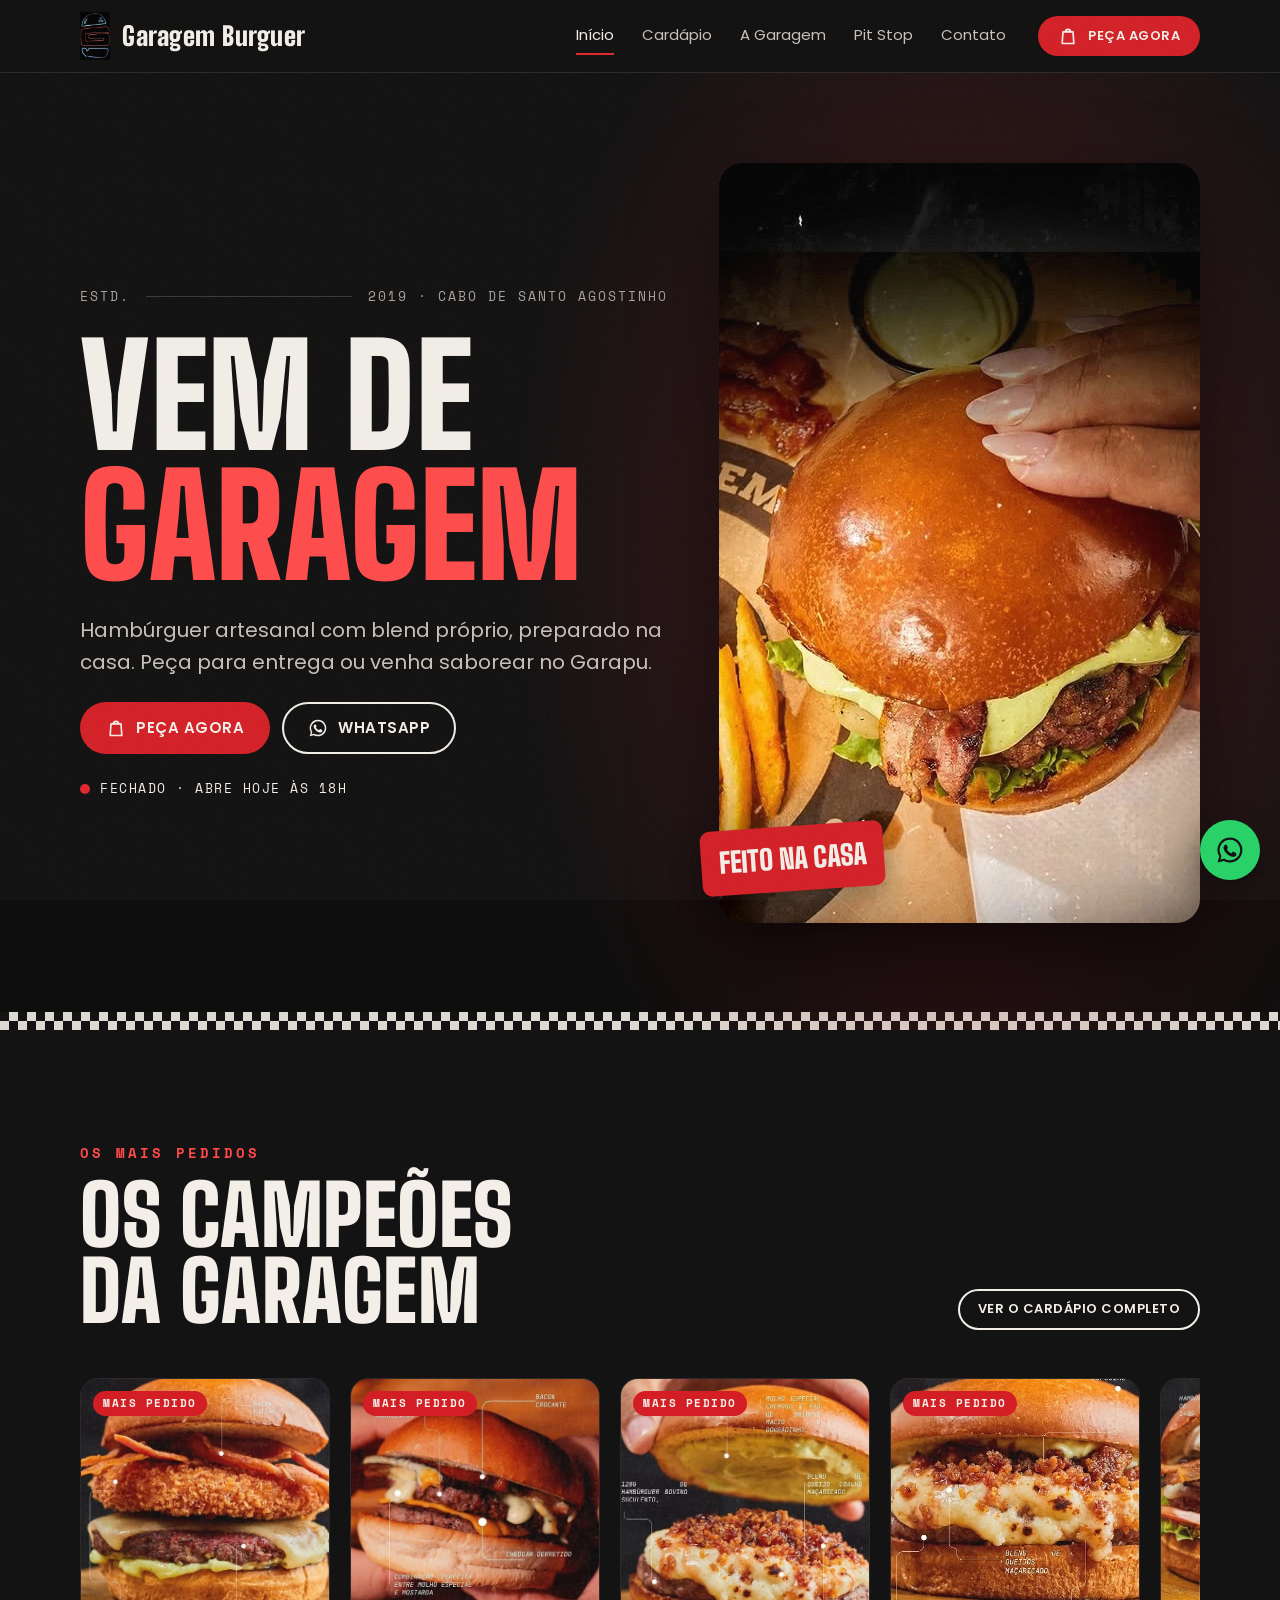
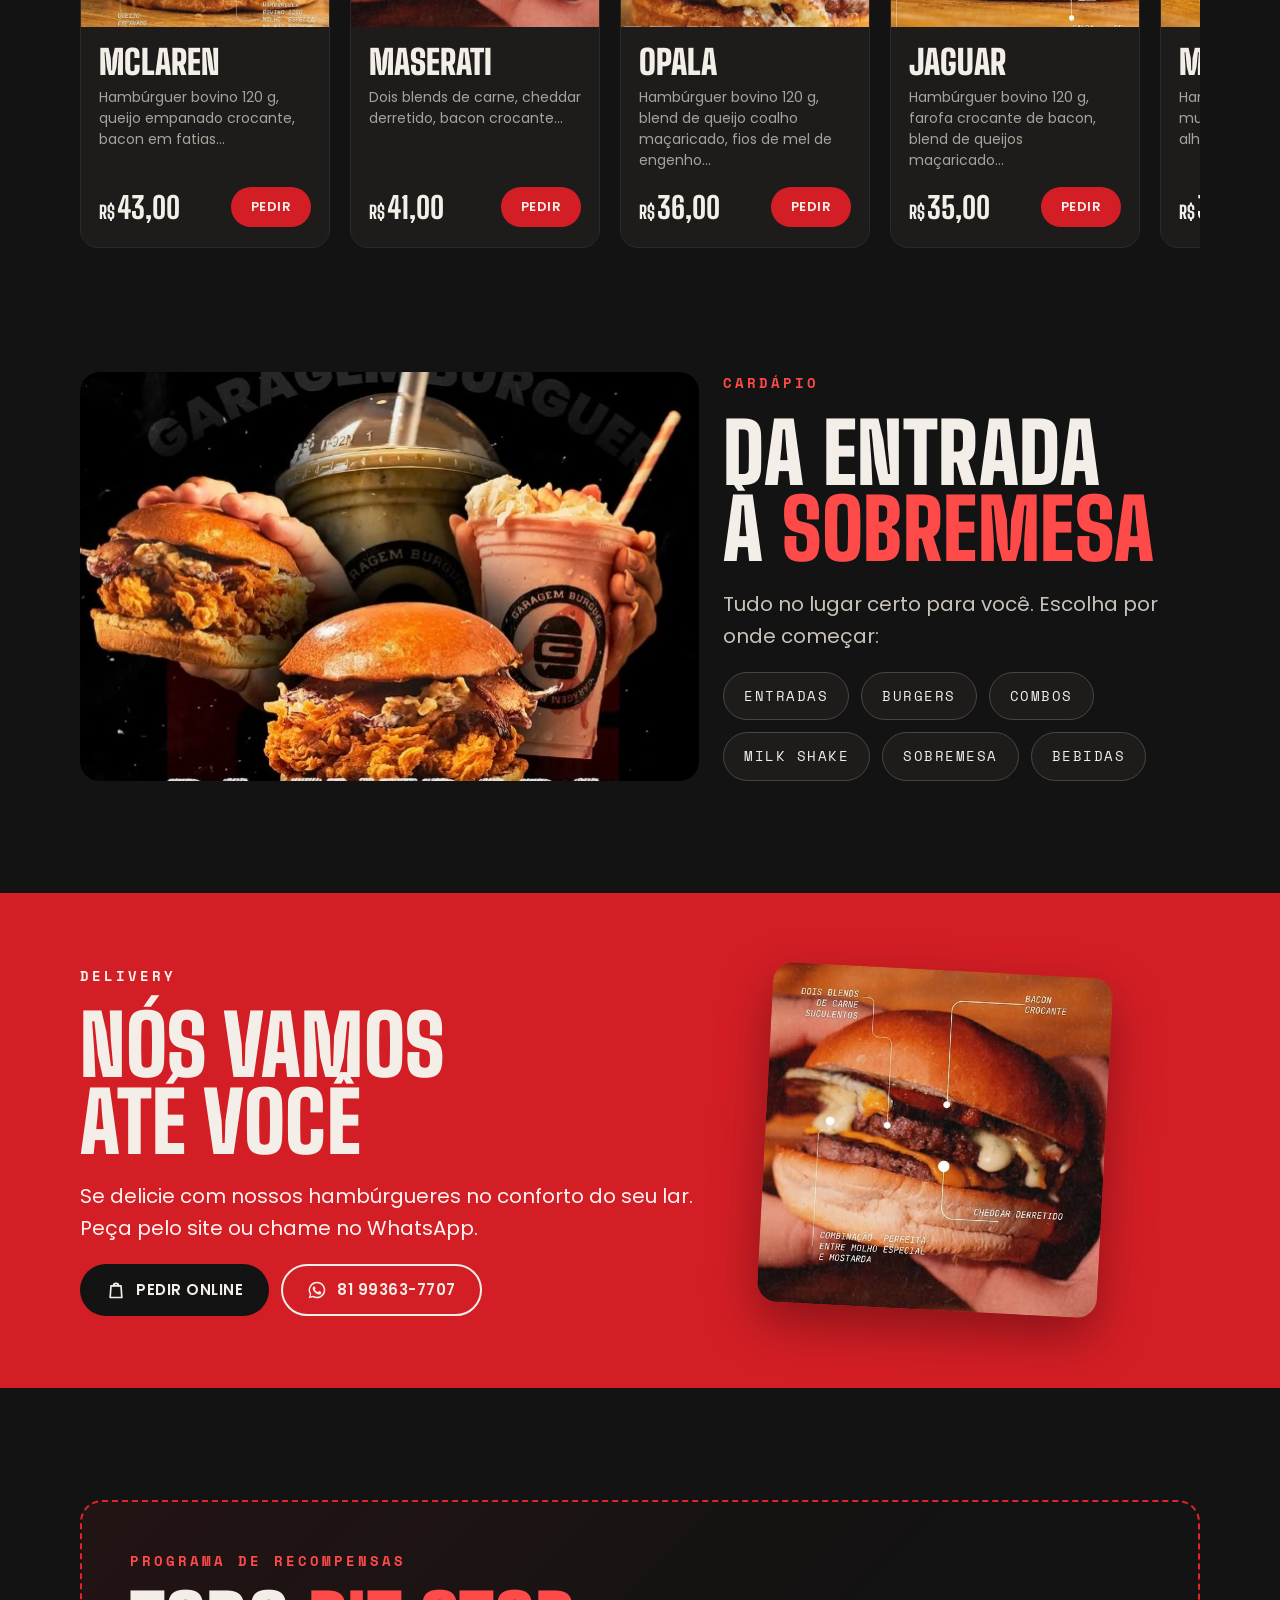
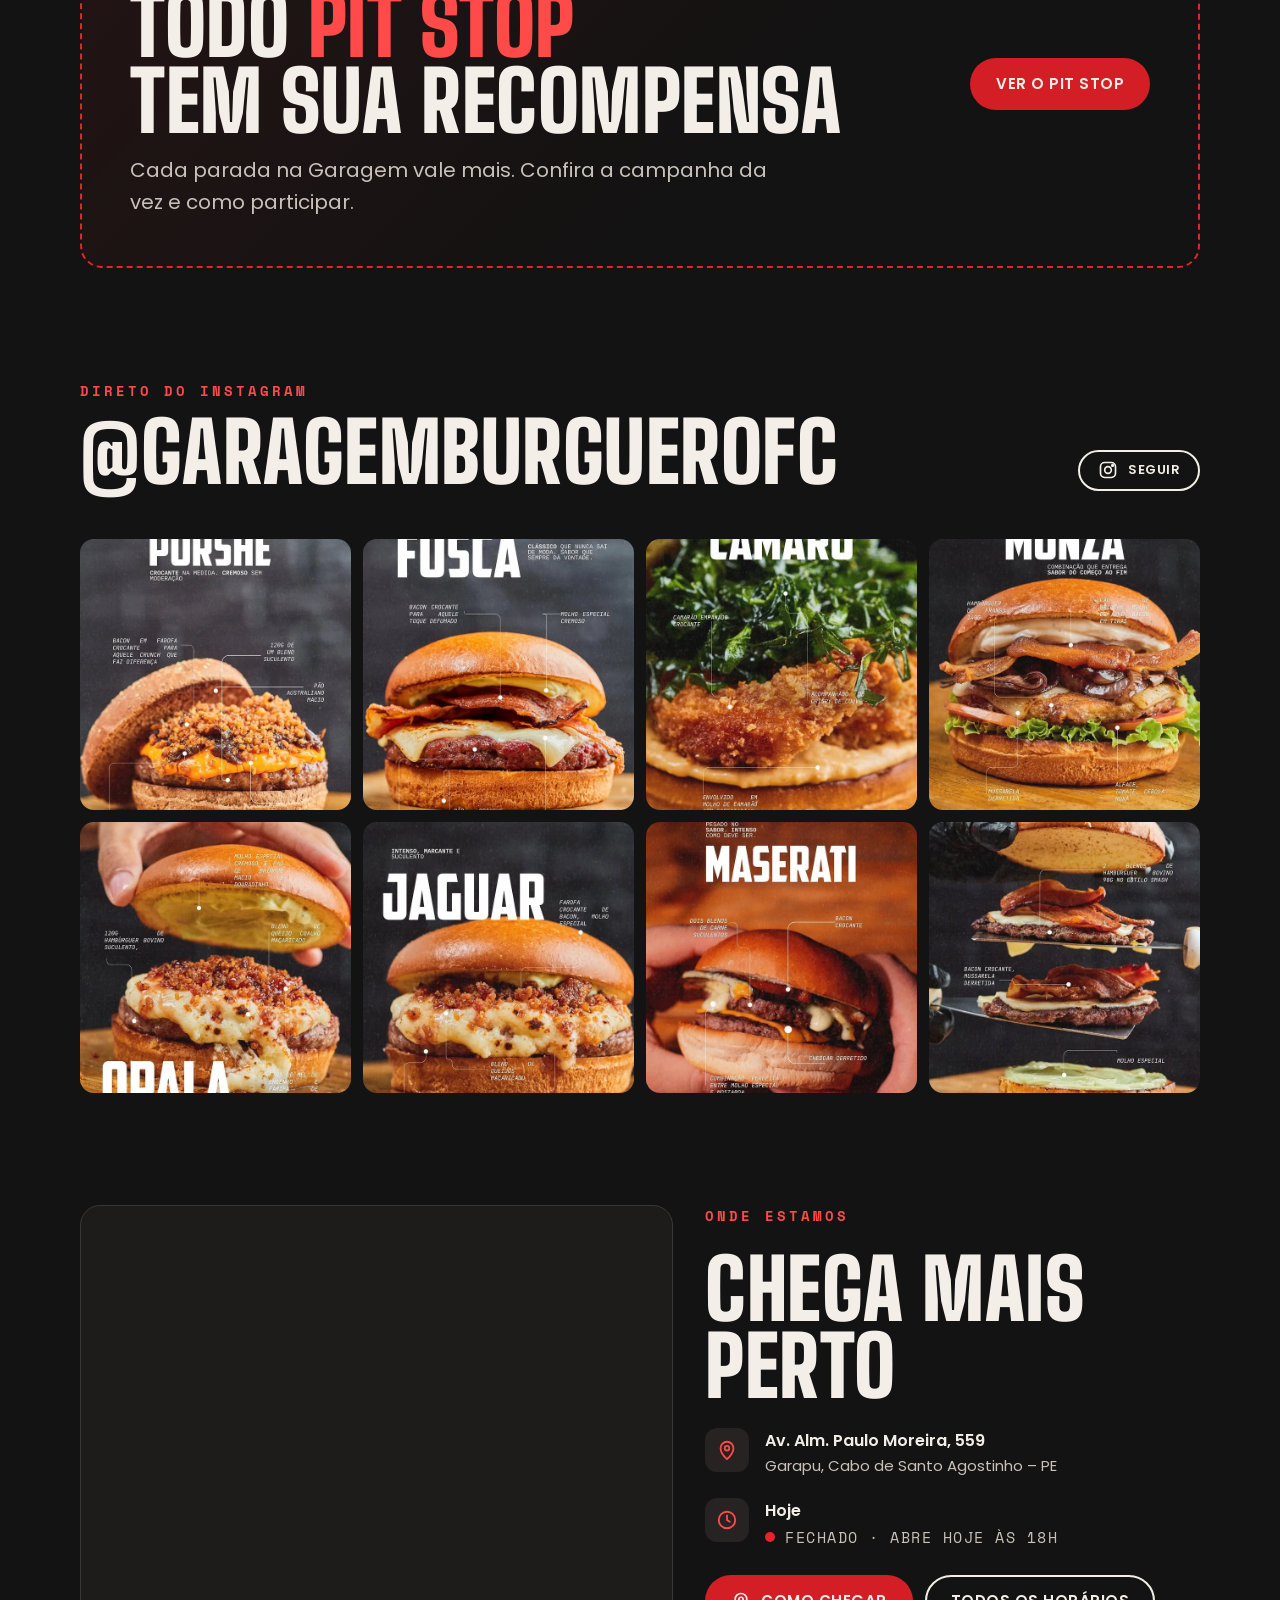
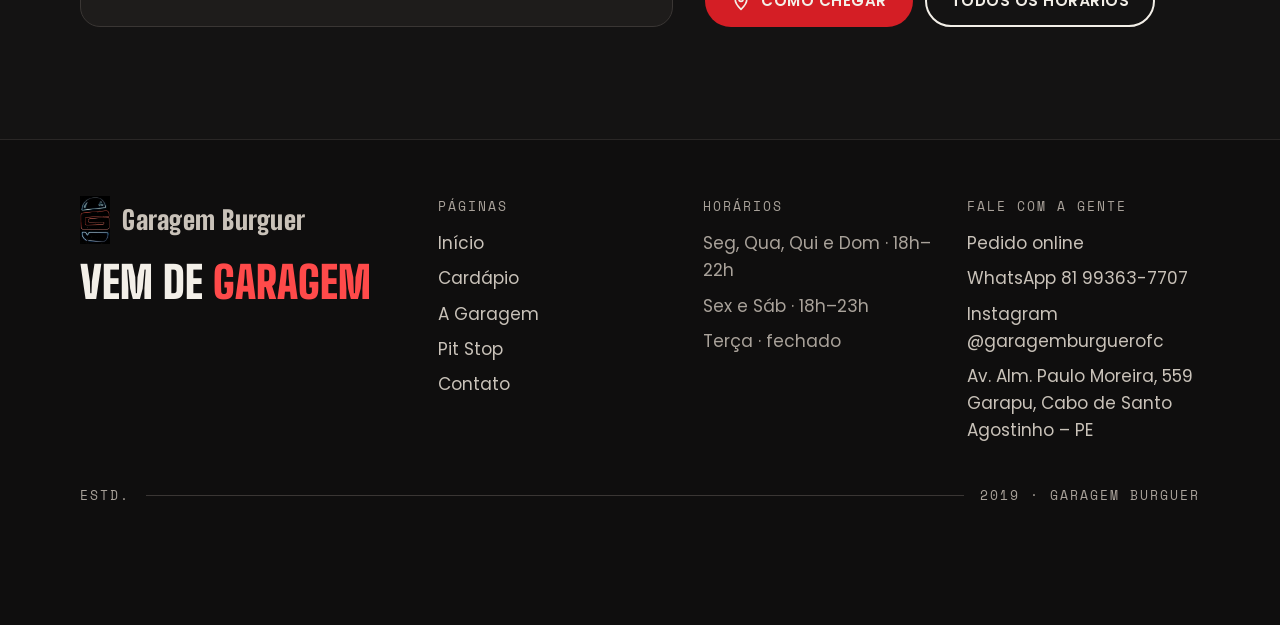
<file: index.html>
<!doctype html>
<html lang="pt-BR">
<head>
  <meta charset="utf-8">
  <meta name="viewport" content="width=device-width, initial-scale=1">
  <title>Garagem Burguer · Hamburgueria artesanal no Cabo de Santo Agostinho</title>
  <meta name="description" content="Hambúrguer artesanal com blend próprio, preparado na casa. Delivery e loja no Garapu, Cabo de Santo Agostinho – PE. Vem de Garagem!">
  <meta name="theme-color" content="#0f0e0e">
  <meta name="robots" content="noindex, nofollow">
  <link rel="icon" href="img/neon-g.jpg">
  <link rel="preconnect" href="https://fonts.googleapis.com">
  <link rel="preconnect" href="https://fonts.gstatic.com" crossorigin>
  <link rel="stylesheet" href="https://fonts.googleapis.com/css2?family=Big+Shoulders+Display:wght@700;800;900&family=Poppins:wght@400;600;700&family=Space+Mono:wght@400;700&display=swap">
  <link rel="stylesheet" href="css/style.css">
</head>
<body data-page="inicio">
  <div id="header"></div>

  <main>
    <!-- 1–2 · Abertura -->
    <section class="hero">
      <div class="container hero__grid">
        <div class="hero__text">
          <p class="estd"><span>Estd.</span><span>2019 · Cabo de Santo Agostinho</span></p>
          <h1 class="display h1">Vem de<br><span class="red">Garagem</span></h1>
          <p class="lead">Hambúrguer artesanal com blend próprio, preparado na casa. Peça para entrega ou venha saborear no Garapu.</p>
          <div class="btns">
            <a class="btn btn--red" data-link="pedido" data-icon="bag" href="#">Peça agora</a>
            <a class="btn btn--ghost" data-link="whatsapp" data-icon="whats" href="#">WhatsApp</a>
          </div>
          <p data-status></p>
        </div>
        <div class="hero__img">
          <img src="img/hero-delivery.jpg" alt="Burger com bacon e molho verde, com batatas fritas ao lado" width="640" height="760">
          <span class="hero__tag">Feito na casa</span>
        </div>
      </div>
      <div class="checker" aria-hidden="true"></div>
    </section>

    <!-- 3 · Os campeões da garagem -->
    <section class="section">
      <div class="container">
        <div class="section-head section-head--row reveal">
          <div style="display:flex;flex-direction:column;gap:12px">
            <p class="eyebrow">Os mais pedidos</p>
            <h2 class="display h2">Os campeões<br>da garagem</h2>
          </div>
          <a class="btn btn--ghost btn--sm" href="cardapio.html">Ver o cardápio completo</a>
        </div>
        <div class="rail" data-campeoes></div>
      </div>
    </section>

    <!-- 4 · Da entrada à sobremesa -->
    <section class="section" style="padding-top:0">
      <div class="container cat-grid reveal">
        <div class="cat-grid__img"><img src="img/entrada-sobremesa.jpg" alt="Burgers de frango crocante e milk shakes da Garagem" loading="lazy"></div>
        <div class="cat-grid__text">
          <p class="eyebrow">Cardápio</p>
          <h2 class="display h2">Da entrada<br>à <span class="red">sobremesa</span></h2>
          <p class="lead">Tudo no lugar certo para você. Escolha por onde começar:</p>
          <div class="chips">
            <a class="chip" href="cardapio.html#entradas">Entradas</a>
            <a class="chip" href="cardapio.html#burgers">Burgers</a>
            <a class="chip" href="cardapio.html#combos">Combos</a>
            <a class="chip" href="cardapio.html#milk-shake">Milk Shake</a>
            <a class="chip" href="cardapio.html#sobremesa">Sobremesa</a>
            <a class="chip" href="cardapio.html#bebidas">Bebidas</a>
          </div>
        </div>
      </div>
    </section>

    <!-- 5 · Nós vamos até você -->
    <section class="band-red section--tight">
      <div class="container band-red__grid">
        <div style="display:flex;flex-direction:column;gap:20px">
          <p class="eyebrow" style="color:#fff3f1">Delivery</p>
          <h2 class="display h2">Nós vamos<br>até você</h2>
          <p class="lead">Se delicie com nossos hambúrgueres no conforto do seu lar. Peça pelo site ou chame no WhatsApp.</p>
          <div class="btns">
            <a class="btn btn--dark" data-link="pedido" data-icon="bag" href="#">Pedir online</a>
            <a class="btn btn--ghost" data-link="whatsapp" data-icon="whats" href="#">81 99363-7707</a>
          </div>
        </div>
        <img class="band-red__img" src="img/foto-maserati.jpg" alt="Burger Maserati nas mãos" loading="lazy">
      </div>
    </section>

    <!-- 6 · Pit Stop -->
    <section class="section">
      <div class="container">
        <div class="pit reveal">
          <div style="display:flex;flex-direction:column;gap:14px">
            <p class="eyebrow">Programa de recompensas</p>
            <h2 class="display h2">Todo <span class="red">Pit Stop</span><br>tem sua recompensa</h2>
            <p class="lead">Cada parada na Garagem vale mais. Confira a campanha da vez e como participar.</p>
          </div>
          <a class="btn btn--red" href="pit-stop.html">Ver o Pit Stop</a>
        </div>
      </div>
    </section>

    <!-- 7 · Instagram -->
    <section class="section" style="padding-top:0">
      <div class="container">
        <div class="section-head section-head--row reveal">
          <div style="display:flex;flex-direction:column;gap:12px">
            <p class="eyebrow">Direto do Instagram</p>
            <h2 class="display h2">@garagemburguerofc</h2>
          </div>
          <a class="btn btn--ghost btn--sm" data-link="instagram" data-icon="insta" href="#">Seguir</a>
        </div>
        <div class="insta-grid" data-insta></div>
      </div>
    </section>

    <!-- 8 · Onde estamos -->
    <section class="section" style="padding-top:0">
      <div class="container where reveal">
        <div class="map" data-map></div>
        <div style="display:flex;flex-direction:column;gap:24px;justify-content:center">
          <p class="eyebrow">Onde estamos</p>
          <h2 class="display h2">Chega mais<br>perto</h2>
          <div class="info-list">
            <div class="info-item"><span class="info-item__icon" data-icon="pin"></span><div><h3>Av. Alm. Paulo Moreira, 559</h3><p>Garapu, Cabo de Santo Agostinho – PE</p></div></div>
            <div class="info-item"><span class="info-item__icon" data-icon="clock"></span><div><h3>Hoje</h3><p data-status></p></div></div>
          </div>
          <div class="btns">
            <a class="btn btn--red" data-link="mapa" data-icon="pin" href="#">Como chegar</a>
            <a class="btn btn--ghost" href="contato.html">Todos os horários</a>
          </div>
        </div>
      </div>
    </section>
  </main>

  <div id="footer"></div>
  <script src="js/data.js"></script>
  <script src="js/main.js"></script>
</body>
</html>
</file>
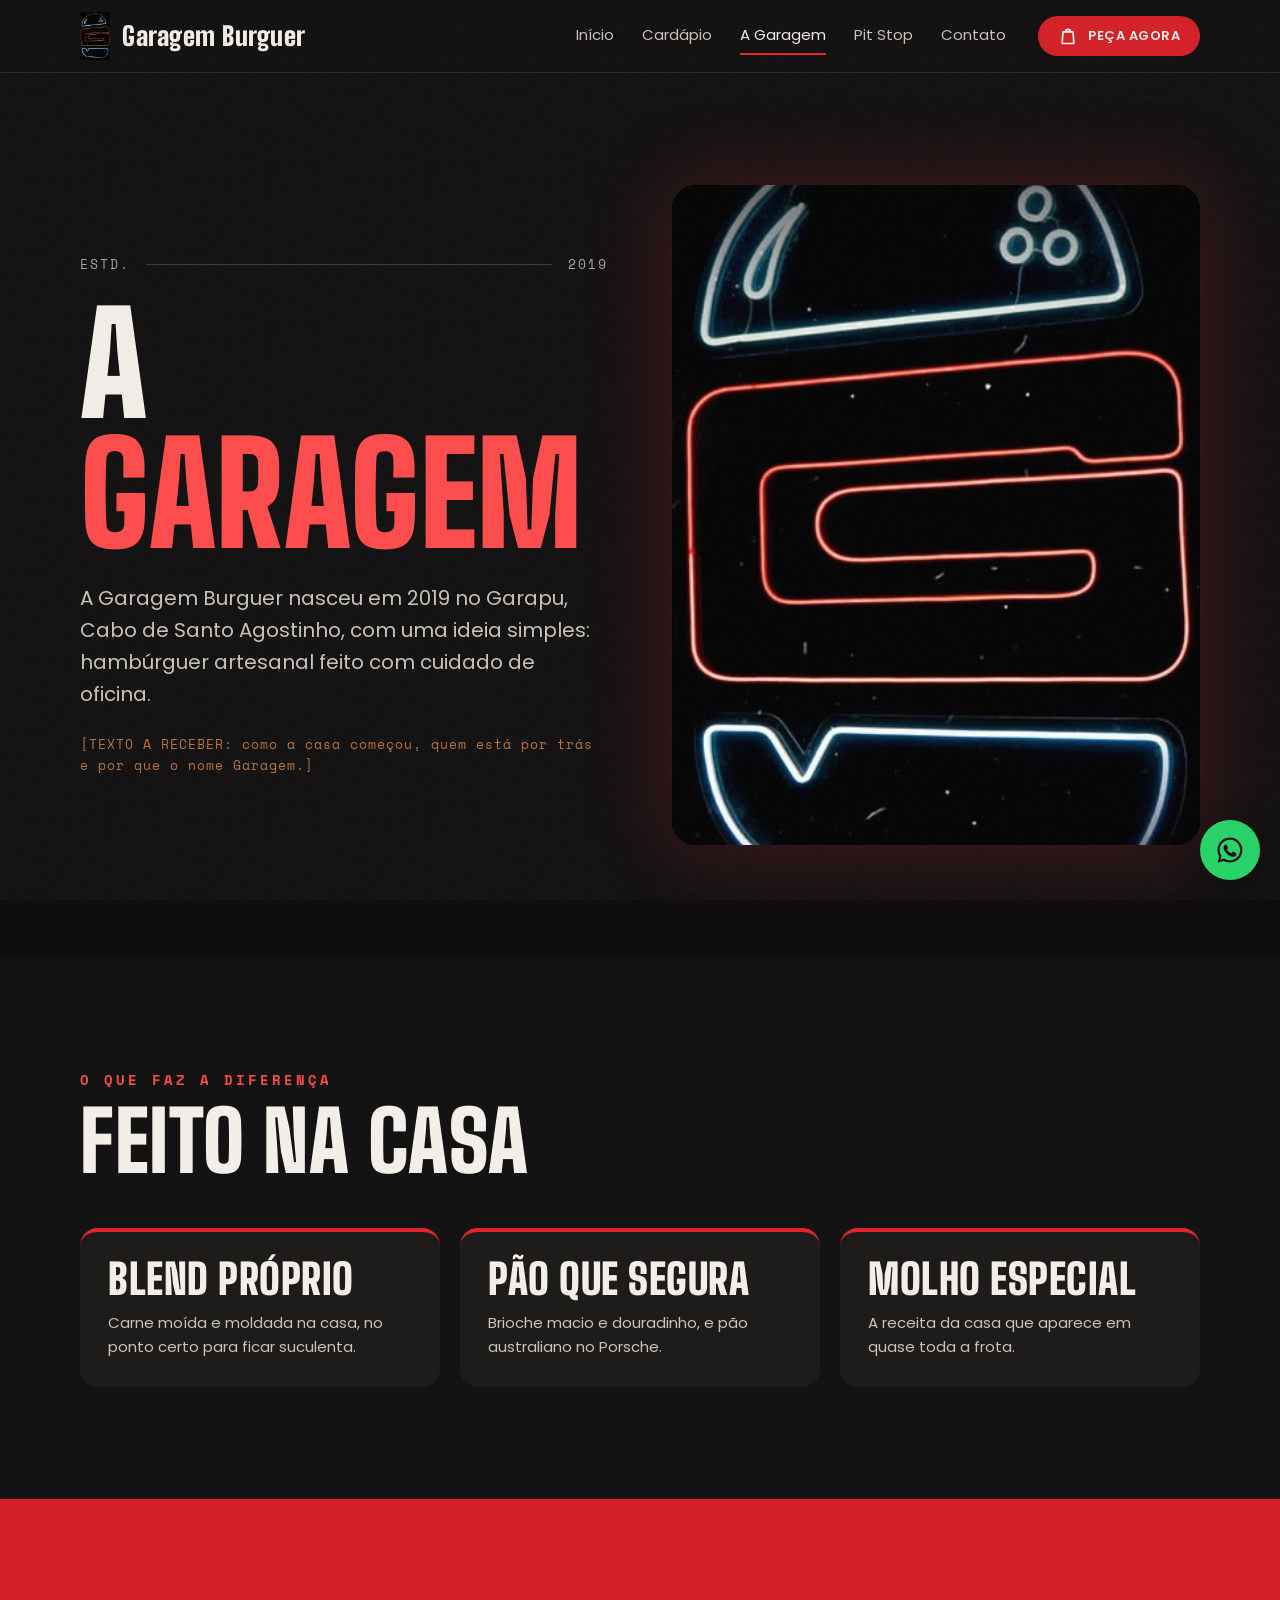
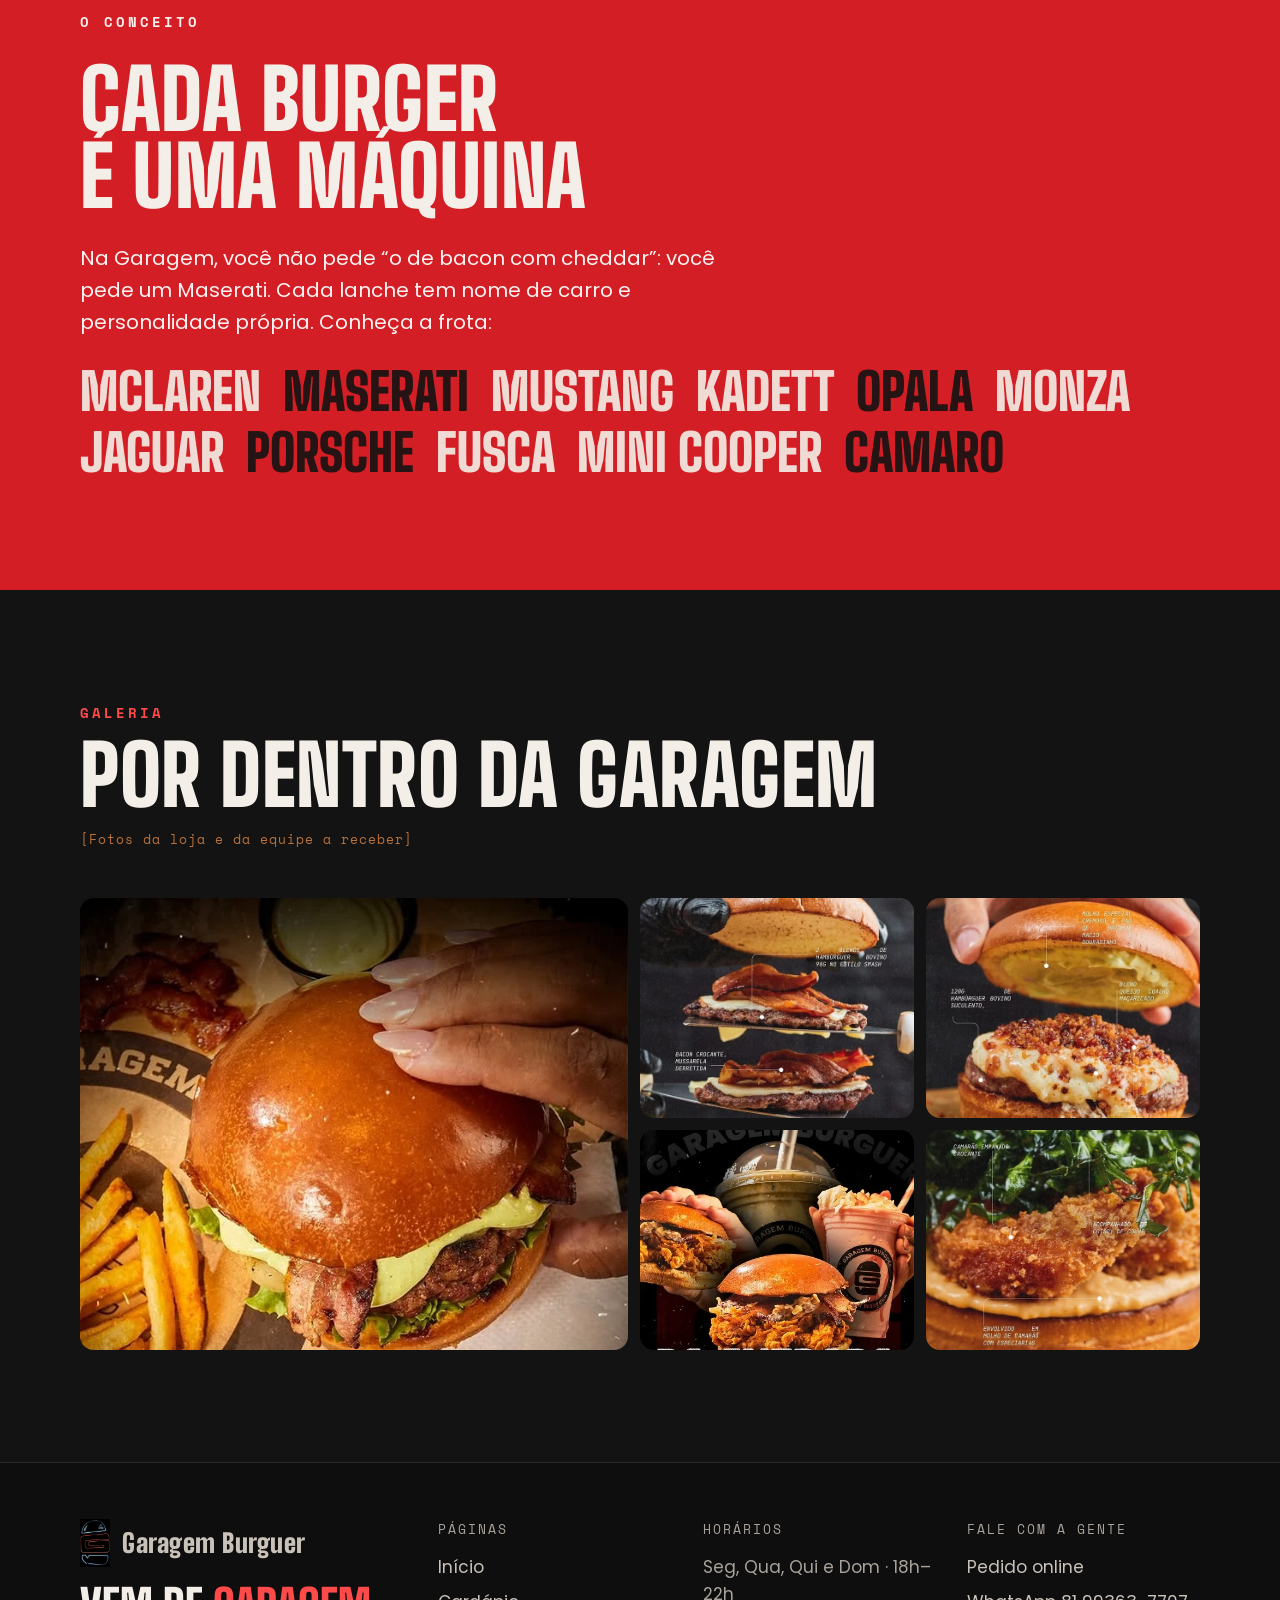
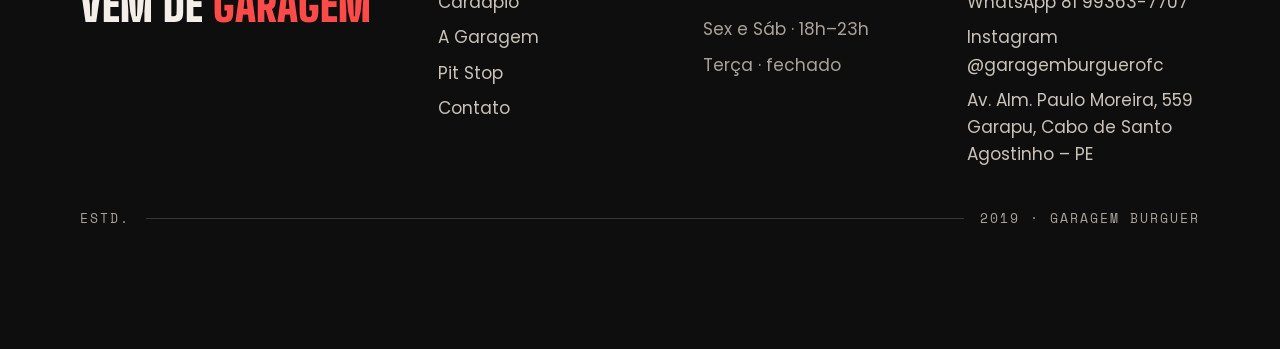
<file: a-garagem.html>
<!doctype html>
<html lang="pt-BR">
<head>
  <meta charset="utf-8">
  <meta name="viewport" content="width=device-width, initial-scale=1">
  <title>A Garagem · Garagem Burguer</title>
  <meta name="description" content="Desde 2019 no Cabo de Santo Agostinho. Blend próprio, preparado na casa, e burgers com nome de carro.">
  <meta name="theme-color" content="#0f0e0e">
  <meta name="robots" content="noindex, nofollow">
  <link rel="icon" href="img/neon-g.jpg">
  <link rel="preconnect" href="https://fonts.googleapis.com">
  <link rel="preconnect" href="https://fonts.gstatic.com" crossorigin>
  <link rel="stylesheet" href="https://fonts.googleapis.com/css2?family=Big+Shoulders+Display:wght@700;800;900&family=Poppins:wght@400;600;700&family=Space+Mono:wght@400;700&display=swap">
  <link rel="stylesheet" href="css/style.css">
</head>
<body data-page="garagem">
  <div id="header"></div>
  <main>
    <!-- 1 · Nossa história -->
    <section class="section" style="background:var(--asfalto-2)">
      <div class="container split">
        <div style="display:flex;flex-direction:column;gap:24px">
          <p class="estd"><span>Estd.</span><span>2019</span></p>
          <h1 class="display h1">A <span class="red">Garagem</span></h1>
          <p class="lead">A Garagem Burguer nasceu em 2019 no Garapu, Cabo de Santo Agostinho, com uma ideia simples: hambúrguer artesanal feito com cuidado de oficina.</p>
          <p class="placeholder">[TEXTO A RECEBER: como a casa começou, quem está por trás e por que o nome Garagem.]</p>
        </div>
        <div class="neon-frame"><img src="img/neon-g.jpg" alt="Letreiro neon da Garagem Burguer: o G vermelho entre as metades de um pão"></div>
      </div>
    </section>

    <!-- 2 · O que faz a diferença -->
    <section class="section">
      <div class="container">
        <div class="section-head reveal">
          <p class="eyebrow">O que faz a diferença</p>
          <h2 class="display h2">Feito na casa</h2>
        </div>
        <div class="feature-grid reveal">
          <div class="feature"><h3 class="display h3">Blend próprio</h3><p>Carne moída e moldada na casa, no ponto certo para ficar suculenta.</p></div>
          <div class="feature"><h3 class="display h3">Pão que segura</h3><p>Brioche macio e douradinho, e pão australiano no Porsche.</p></div>
          <div class="feature"><h3 class="display h3">Molho especial</h3><p>A receita da casa que aparece em quase toda a frota.</p></div>
        </div>
      </div>
    </section>

    <!-- 3 · Por que nomes de carro -->
    <section class="band-red section">
      <div class="container" style="display:flex;flex-direction:column;gap:28px">
        <p class="eyebrow" style="color:#fff3f1">O conceito</p>
        <h2 class="display h2">Cada burger<br>é uma máquina</h2>
        <p class="lead">Na Garagem, você não pede “o de bacon com cheddar”: você pede um Maserati. Cada lanche tem nome de carro e personalidade própria. Conheça a frota:</p>
        <div class="garage-list" data-frota></div>
      </div>
    </section>

    <!-- 4 · Galeria -->
    <section class="section">
      <div class="container">
        <div class="section-head section-head--row reveal">
          <div style="display:flex;flex-direction:column;gap:12px">
            <p class="eyebrow">Galeria</p>
            <h2 class="display h2">Por dentro da garagem</h2>
          </div>
          <p class="placeholder">[Fotos da loja e da equipe a receber]</p>
        </div>
        <div class="gallery reveal">
          <img src="img/hero-delivery.jpg" alt="Burger servido com batatas fritas" loading="lazy">
          <img src="img/foto-mini-cooper.jpg" alt="Mini Cooper sendo montado" loading="lazy">
          <img src="img/foto-opala.jpg" alt="Opala com queijo coalho maçaricado" loading="lazy">
          <img src="img/entrada-sobremesa.jpg" alt="Burgers de frango e milk shakes" loading="lazy">
          <img src="img/foto-camaro.jpg" alt="Camaro com camarão empanado" loading="lazy">
        </div>
      </div>
    </section>
  </main>
  <div id="footer"></div>
  <script src="js/data.js"></script>
  <script src="js/main.js"></script>
</body>
</html>
</file>
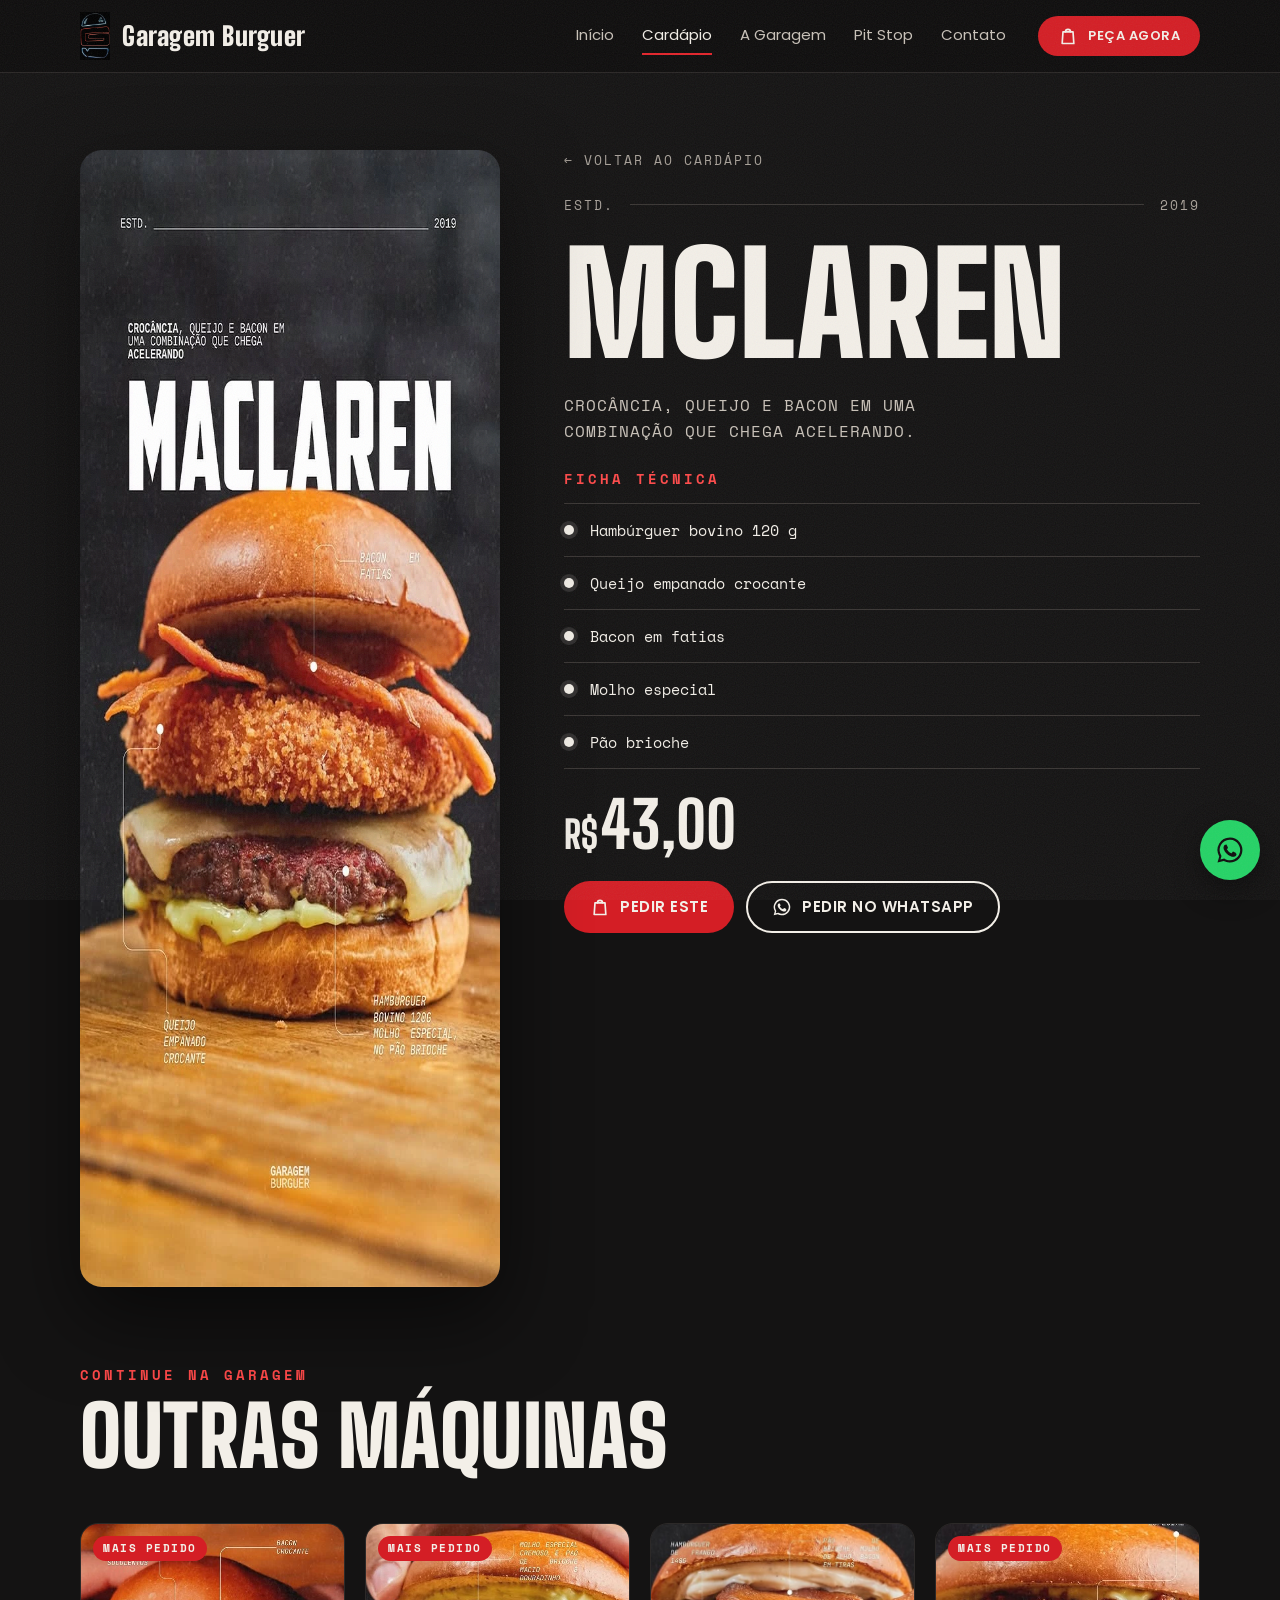
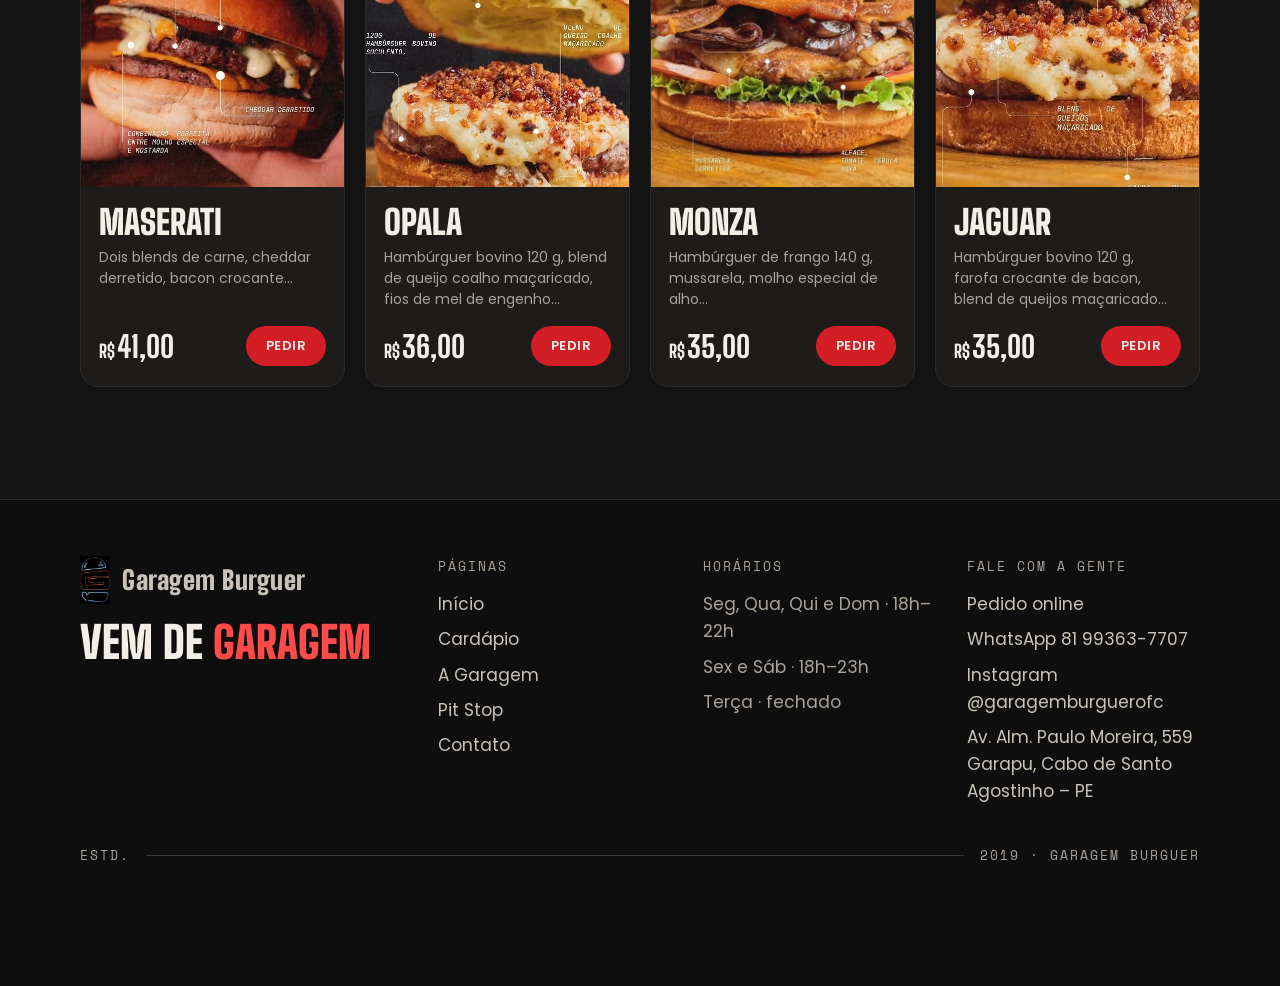
<file: burger.html>
<!doctype html>
<html lang="pt-BR">
<head>
  <meta charset="utf-8">
  <meta name="viewport" content="width=device-width, initial-scale=1">
  <title>Ficha do burger · Garagem Burguer</title>
  <meta name="theme-color" content="#0f0e0e">
  <meta name="robots" content="noindex, nofollow">
  <link rel="icon" href="img/neon-g.jpg">
  <link rel="preconnect" href="https://fonts.googleapis.com">
  <link rel="preconnect" href="https://fonts.gstatic.com" crossorigin>
  <link rel="stylesheet" href="https://fonts.googleapis.com/css2?family=Big+Shoulders+Display:wght@700;800;900&family=Poppins:wght@400;600;700&family=Space+Mono:wght@400;700&display=swap">
  <link rel="stylesheet" href="css/style.css">
</head>
<body data-page="cardapio">
  <div id="header"></div>
  <main>
    <div class="container ficha" data-ficha></div>
    <section class="section" style="padding-top:0">
      <div class="container">
        <div class="section-head">
          <p class="eyebrow">Continue na garagem</p>
          <h2 class="display h2">Outras máquinas</h2>
        </div>
        <div class="grid-cards" data-outros></div>
      </div>
    </section>
  </main>
  <div id="footer"></div>
  <script src="js/data.js"></script>
  <script src="js/main.js"></script>
</body>
</html>
</file>
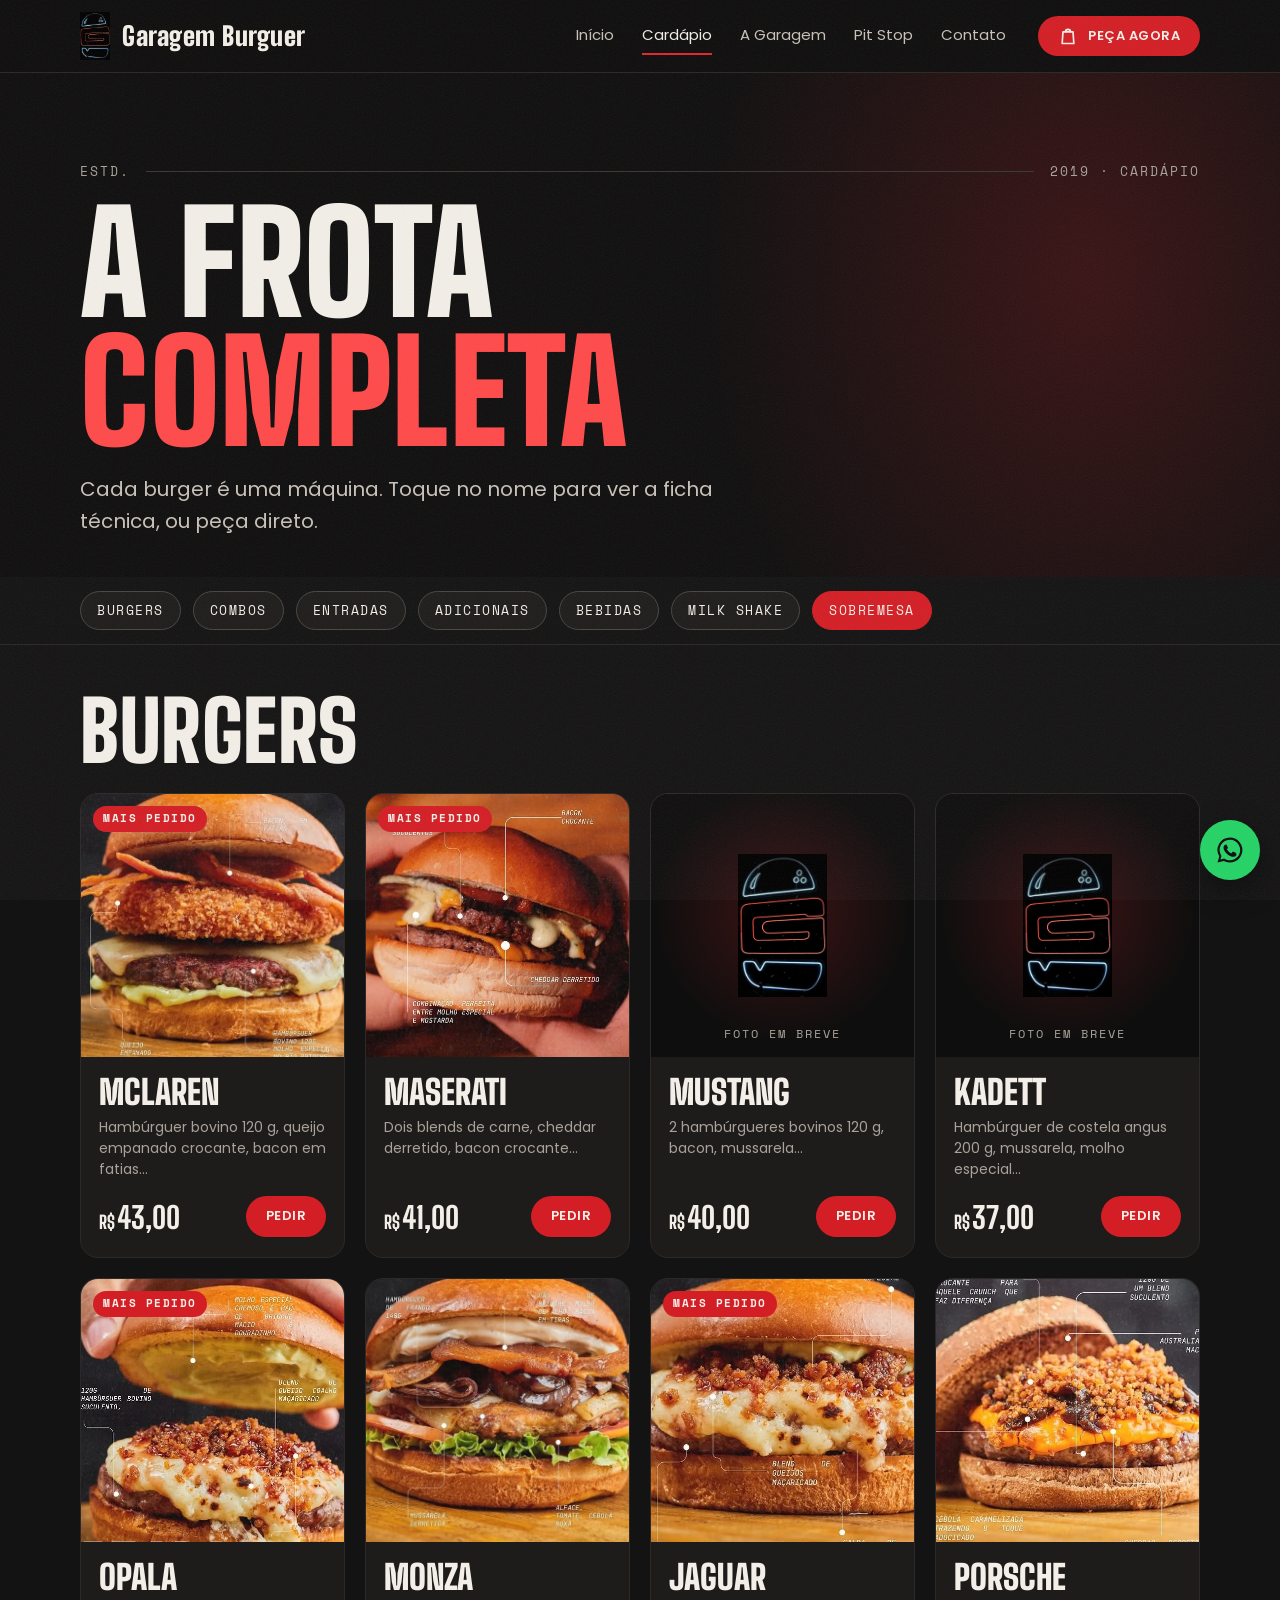
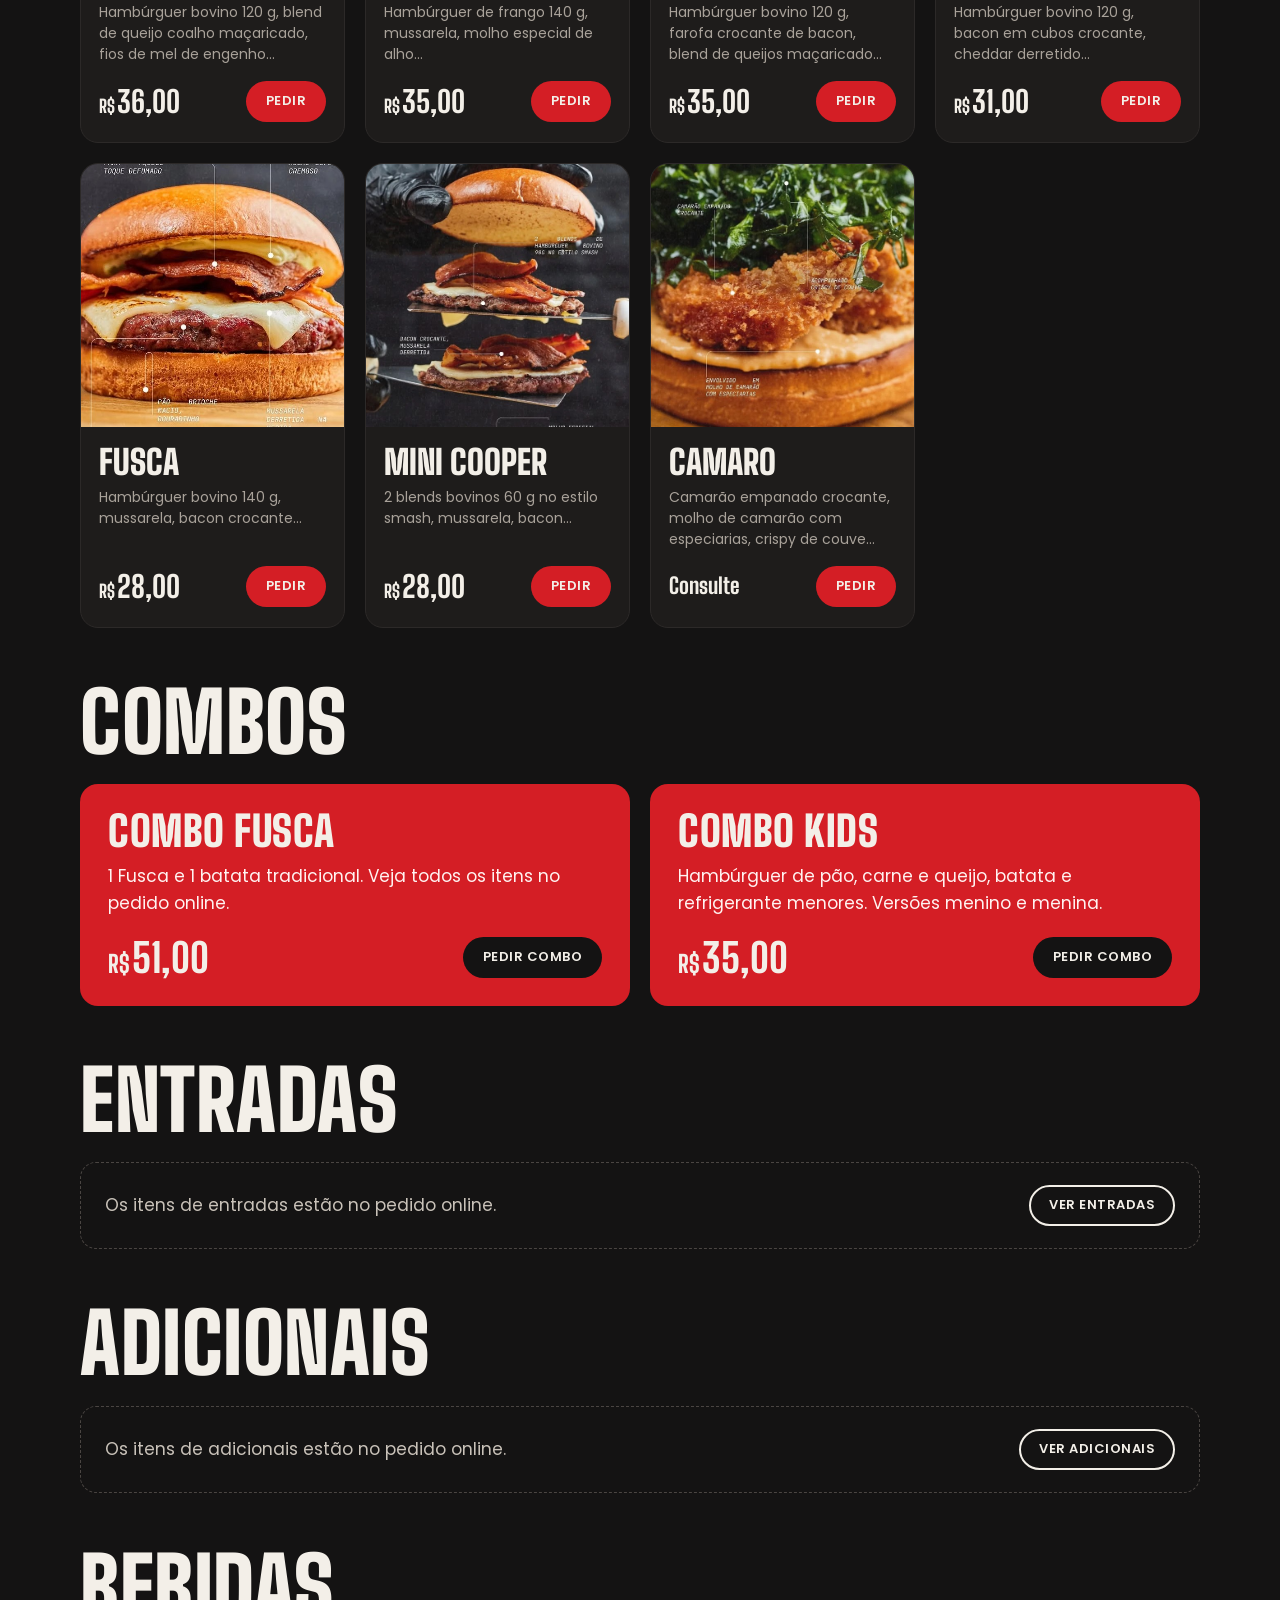
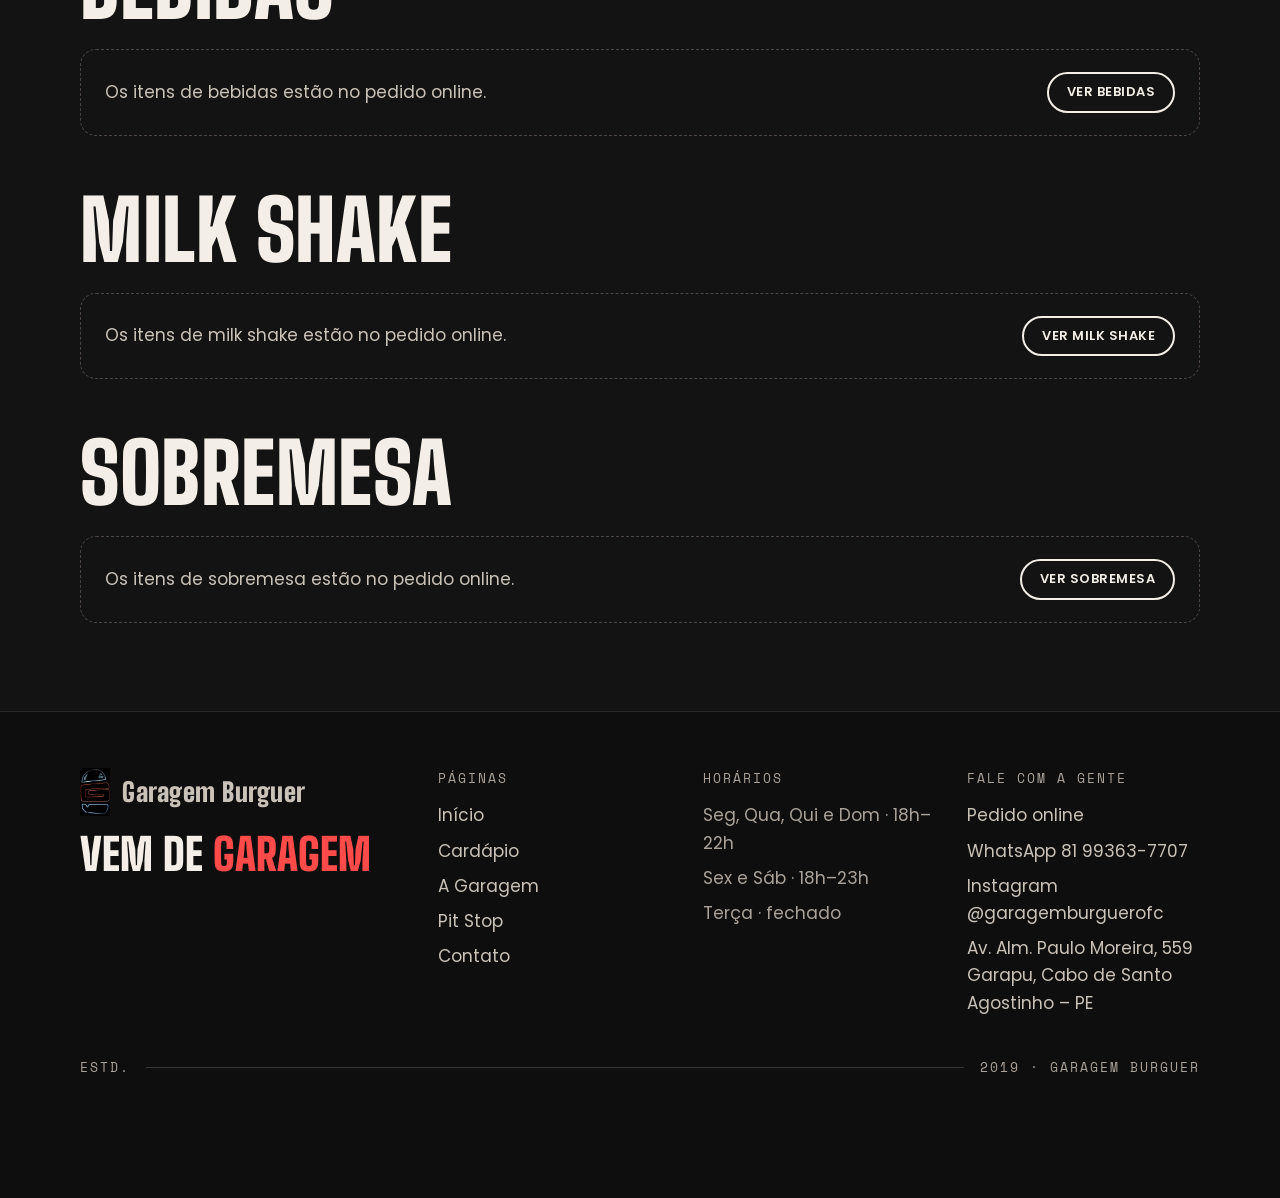
<file: cardapio.html>
<!doctype html>
<html lang="pt-BR">
<head>
  <meta charset="utf-8">
  <meta name="viewport" content="width=device-width, initial-scale=1">
  <title>Cardápio · Garagem Burguer</title>
  <meta name="description" content="Cardápio da Garagem Burguer: McLaren, Opala, Jaguar, Maserati e outras máquinas. Burgers artesanais, combos, milk shakes e sobremesas.">
  <meta name="theme-color" content="#0f0e0e">
  <meta name="robots" content="noindex, nofollow">
  <link rel="icon" href="img/neon-g.jpg">
  <link rel="preconnect" href="https://fonts.googleapis.com">
  <link rel="preconnect" href="https://fonts.gstatic.com" crossorigin>
  <link rel="stylesheet" href="https://fonts.googleapis.com/css2?family=Big+Shoulders+Display:wght@700;800;900&family=Poppins:wght@400;600;700&family=Space+Mono:wght@400;700&display=swap">
  <link rel="stylesheet" href="css/style.css">
</head>
<body data-page="cardapio">
  <div id="header"></div>
  <main>
    <section class="page-hero">
      <div class="container">
        <p class="estd"><span>Estd.</span><span>2019 · Cardápio</span></p>
        <h1 class="display h1">A frota<br><span class="red">completa</span></h1>
        <p class="lead">Cada burger é uma máquina. Toque no nome para ver a ficha técnica, ou peça direto.</p>
      </div>
    </section>
    <nav class="tabs" aria-label="Categorias do cardápio">
      <div class="container"><div class="chips" data-tabs></div></div>
    </nav>
    <div class="container" data-menu style="padding-bottom:80px"></div>
  </main>
  <div id="footer"></div>
  <script src="js/data.js"></script>
  <script src="js/main.js"></script>
</body>
</html>
</file>
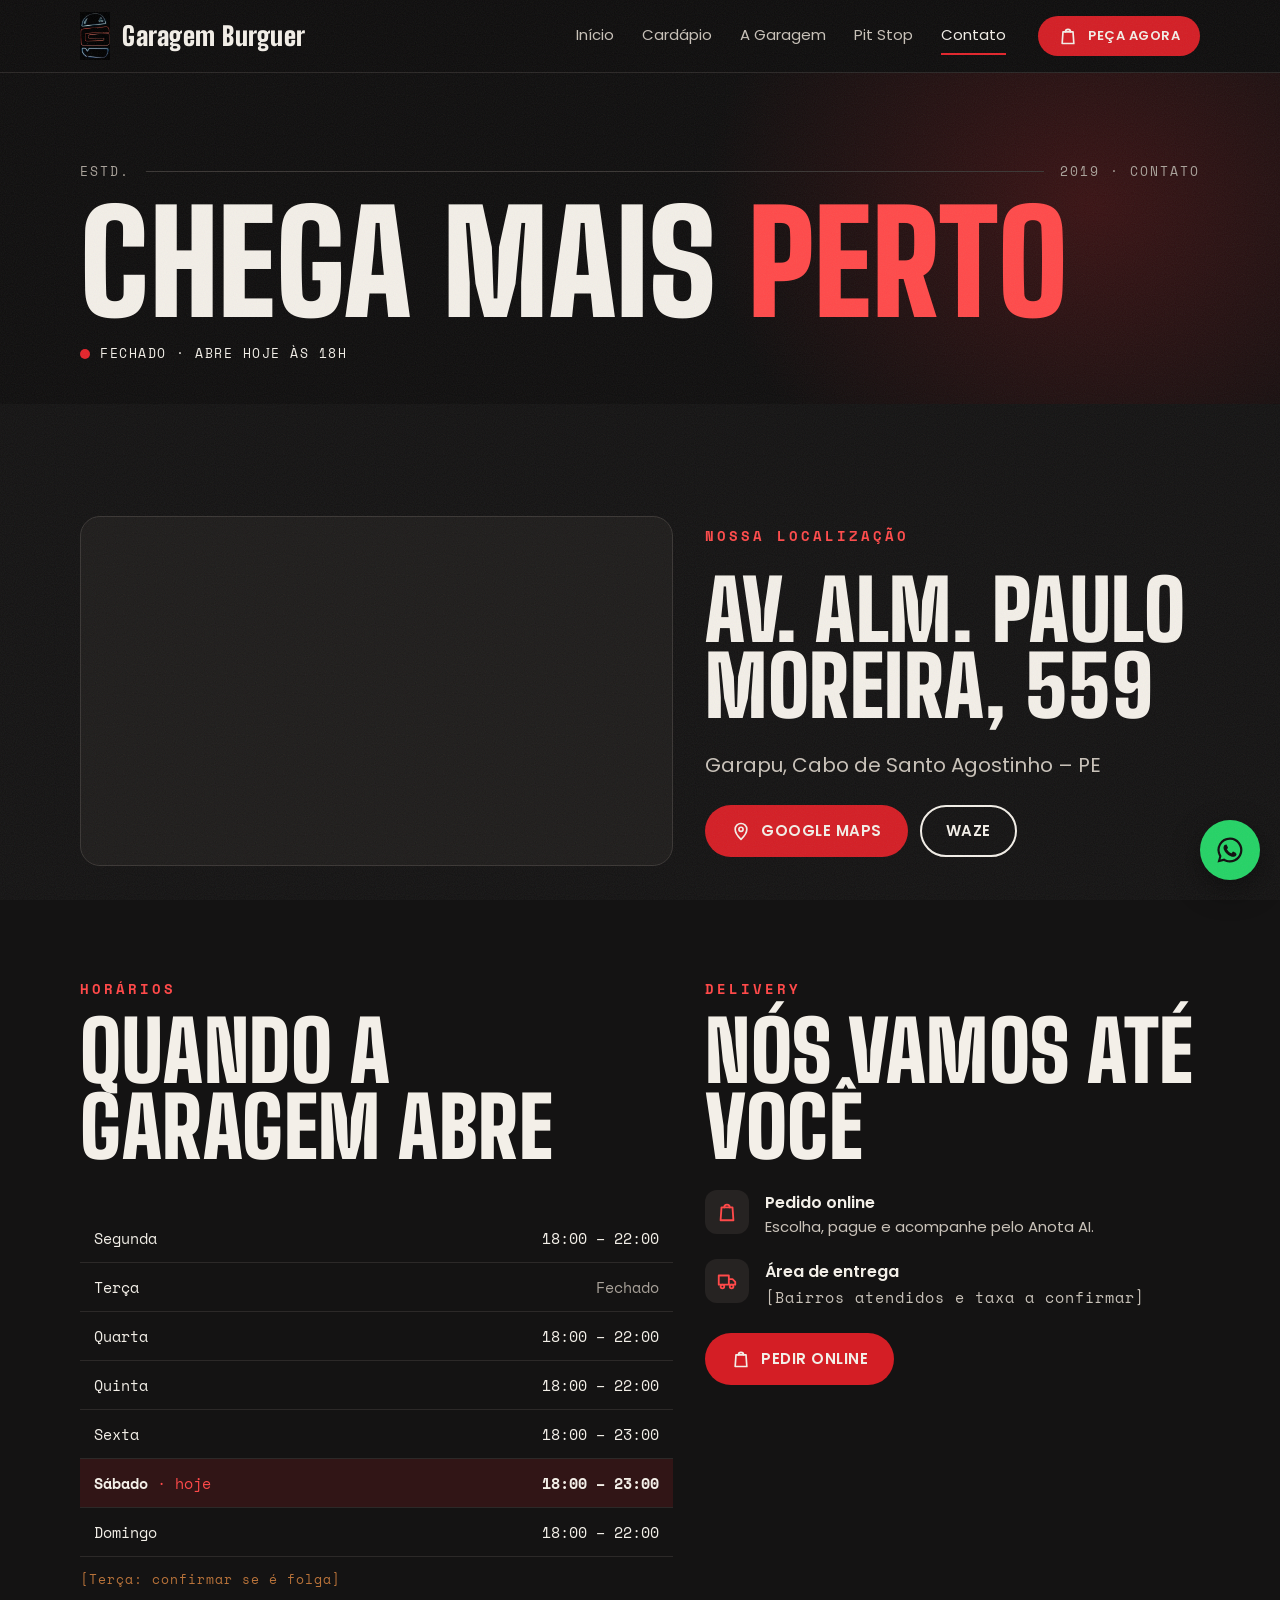
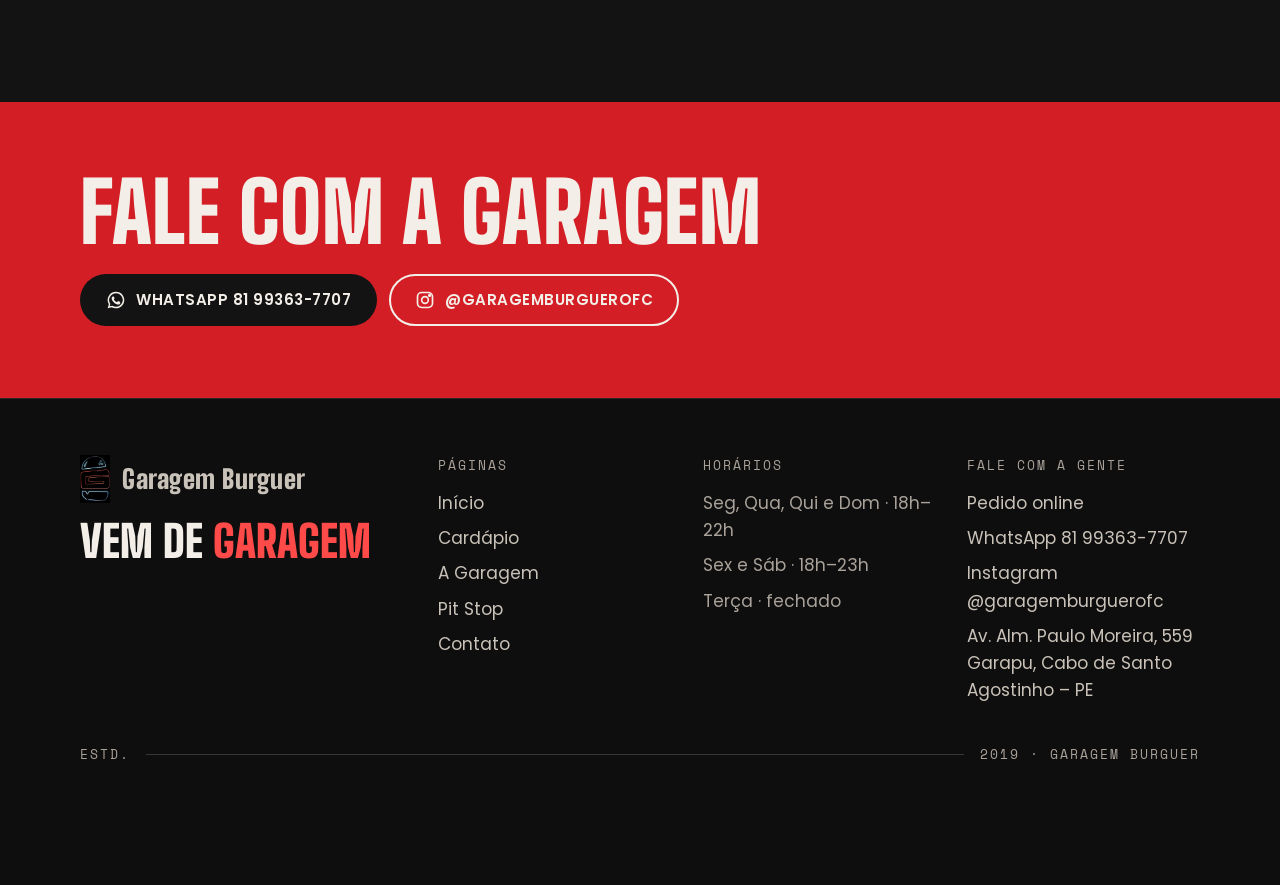
<file: contato.html>
<!doctype html>
<html lang="pt-BR">
<head>
  <meta charset="utf-8">
  <meta name="viewport" content="width=device-width, initial-scale=1">
  <title>Contato e delivery · Garagem Burguer</title>
  <meta name="description" content="Av. Alm. Paulo Moreira, 559 – Garapu, Cabo de Santo Agostinho – PE. Horários, delivery e WhatsApp 81 99363-7707.">
  <meta name="theme-color" content="#0f0e0e">
  <meta name="robots" content="noindex, nofollow">
  <link rel="icon" href="img/neon-g.jpg">
  <link rel="preconnect" href="https://fonts.googleapis.com">
  <link rel="preconnect" href="https://fonts.gstatic.com" crossorigin>
  <link rel="stylesheet" href="https://fonts.googleapis.com/css2?family=Big+Shoulders+Display:wght@700;800;900&family=Poppins:wght@400;600;700&family=Space+Mono:wght@400;700&display=swap">
  <link rel="stylesheet" href="css/style.css">
</head>
<body data-page="contato">
  <div id="header"></div>
  <main>
    <section class="page-hero">
      <div class="container">
        <p class="estd"><span>Estd.</span><span>2019 · Contato</span></p>
        <h1 class="display h1">Chega mais <span class="red">perto</span></h1>
        <p data-status></p>
      </div>
    </section>

    <!-- 1 · Mapa e como chegar -->
    <section class="section">
      <div class="container where">
        <div class="map" data-map></div>
        <div style="display:flex;flex-direction:column;gap:24px;justify-content:center">
          <p class="eyebrow">Nossa localização</p>
          <h2 class="display h2">Av. Alm. Paulo<br>Moreira, 559</h2>
          <p class="lead">Garapu, Cabo de Santo Agostinho – PE</p>
          <div class="btns">
            <a class="btn btn--red" data-link="mapa" data-icon="pin" href="#">Google Maps</a>
            <a class="btn btn--ghost" data-link="waze" href="#">Waze</a>
          </div>
        </div>
      </div>
    </section>

    <!-- 2 · Horários / 3 · Delivery -->
    <section class="section" style="padding-top:0">
      <div class="container where" style="align-items:start">
        <div>
          <div class="section-head"><p class="eyebrow">Horários</p><h2 class="display h2">Quando a garagem abre</h2></div>
          <table class="hours"><tbody data-hours></tbody></table>
          <p class="placeholder" style="margin-top:12px">[Terça: confirmar se é folga]</p>
        </div>
        <div style="display:flex;flex-direction:column;gap:24px">
          <div class="section-head" style="margin-bottom:0"><p class="eyebrow">Delivery</p><h2 class="display h2">Nós vamos até você</h2></div>
          <div class="info-list">
            <div class="info-item"><span class="info-item__icon" data-icon="bag"></span><div><h3>Pedido online</h3><p>Escolha, pague e acompanhe pelo Anota AI.</p></div></div>
            <div class="info-item"><span class="info-item__icon" data-icon="truck"></span><div><h3>Área de entrega</h3><p class="placeholder">[Bairros atendidos e taxa a confirmar]</p></div></div>
          </div>
          <div class="btns"><a class="btn btn--red" data-link="pedido" data-icon="bag" href="#">Pedir online</a></div>
        </div>
      </div>
    </section>

    <!-- 4 · Fale com a Garagem -->
    <section class="band-red section--tight">
      <div class="container" style="display:flex;flex-direction:column;gap:24px">
        <h2 class="display h2">Fale com a Garagem</h2>
        <div class="btns">
          <a class="btn btn--dark" data-link="whatsapp" data-icon="whats" href="#">WhatsApp 81 99363-7707</a>
          <a class="btn btn--ghost" data-link="instagram" data-icon="insta" href="#">@garagemburguerofc</a>
        </div>
      </div>
    </section>
  </main>
  <div id="footer"></div>
  <script src="js/data.js"></script>
  <script src="js/main.js"></script>
</body>
</html>
</file>
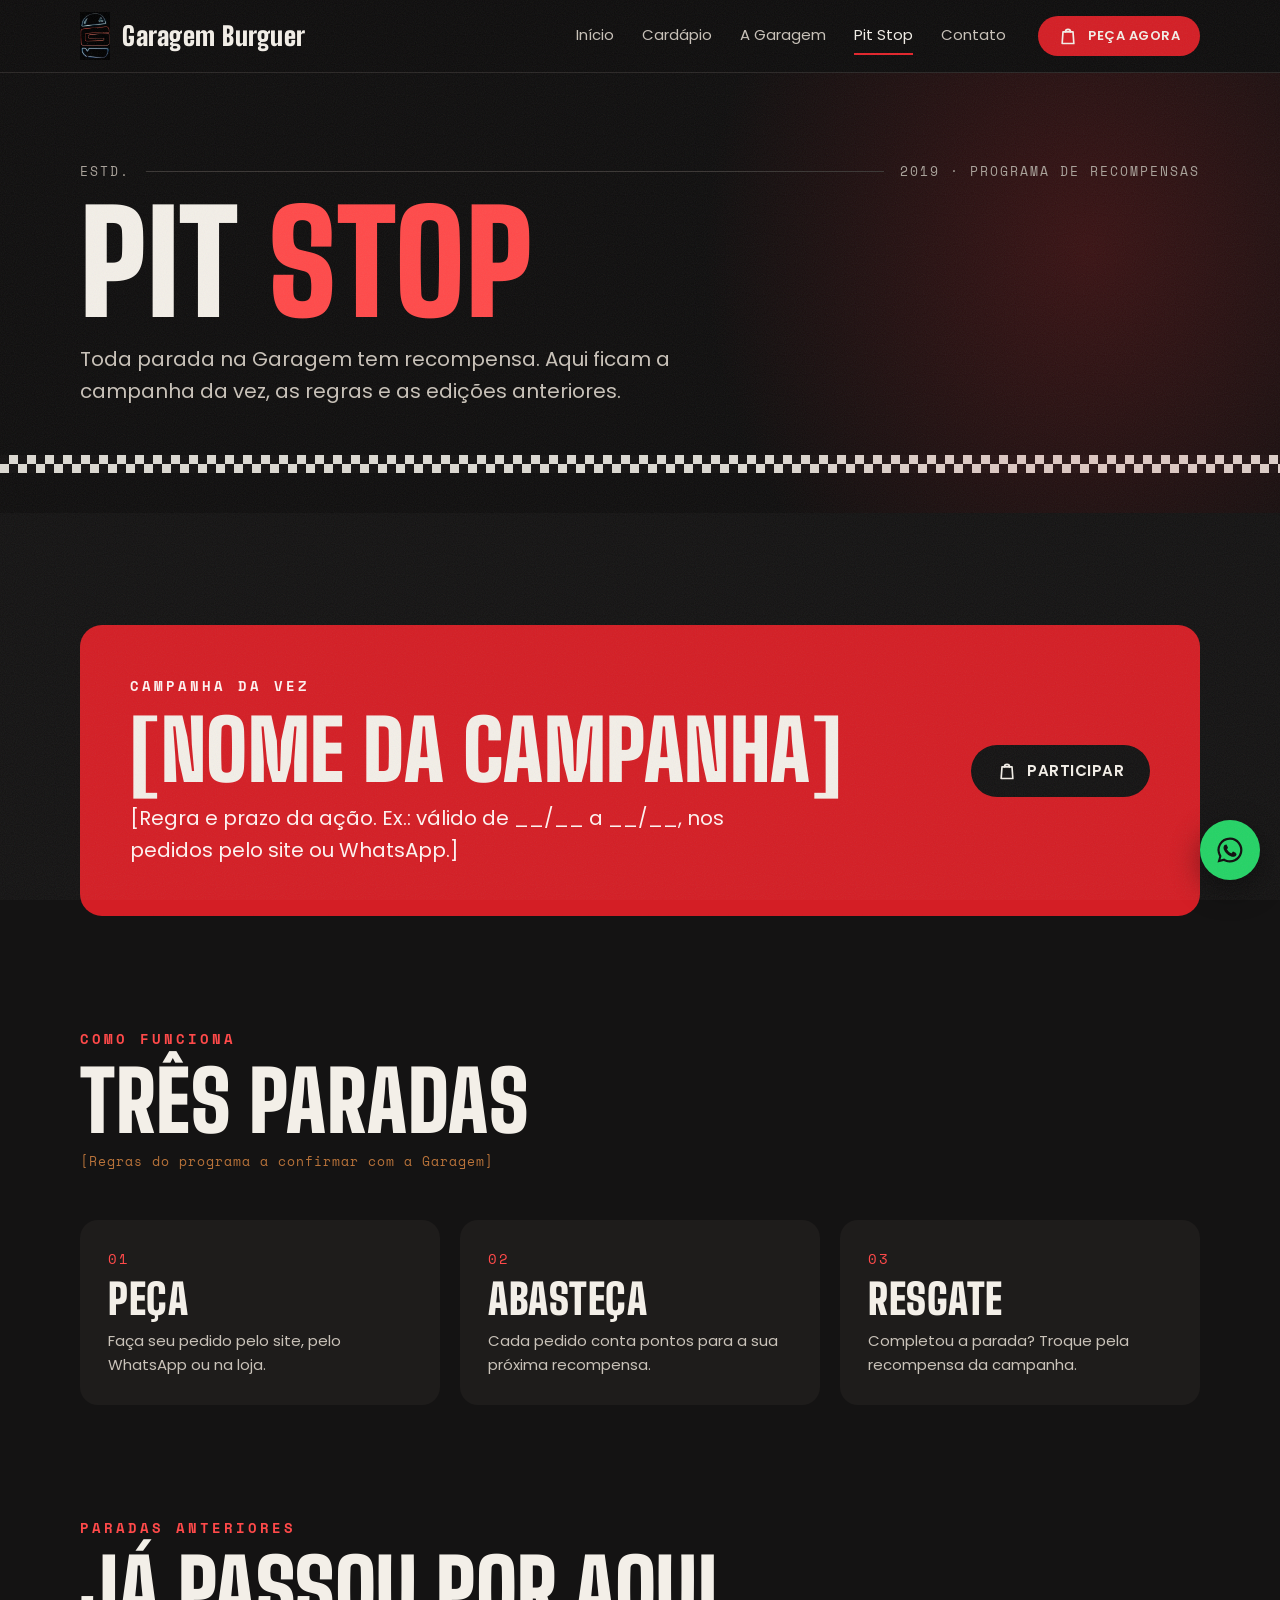
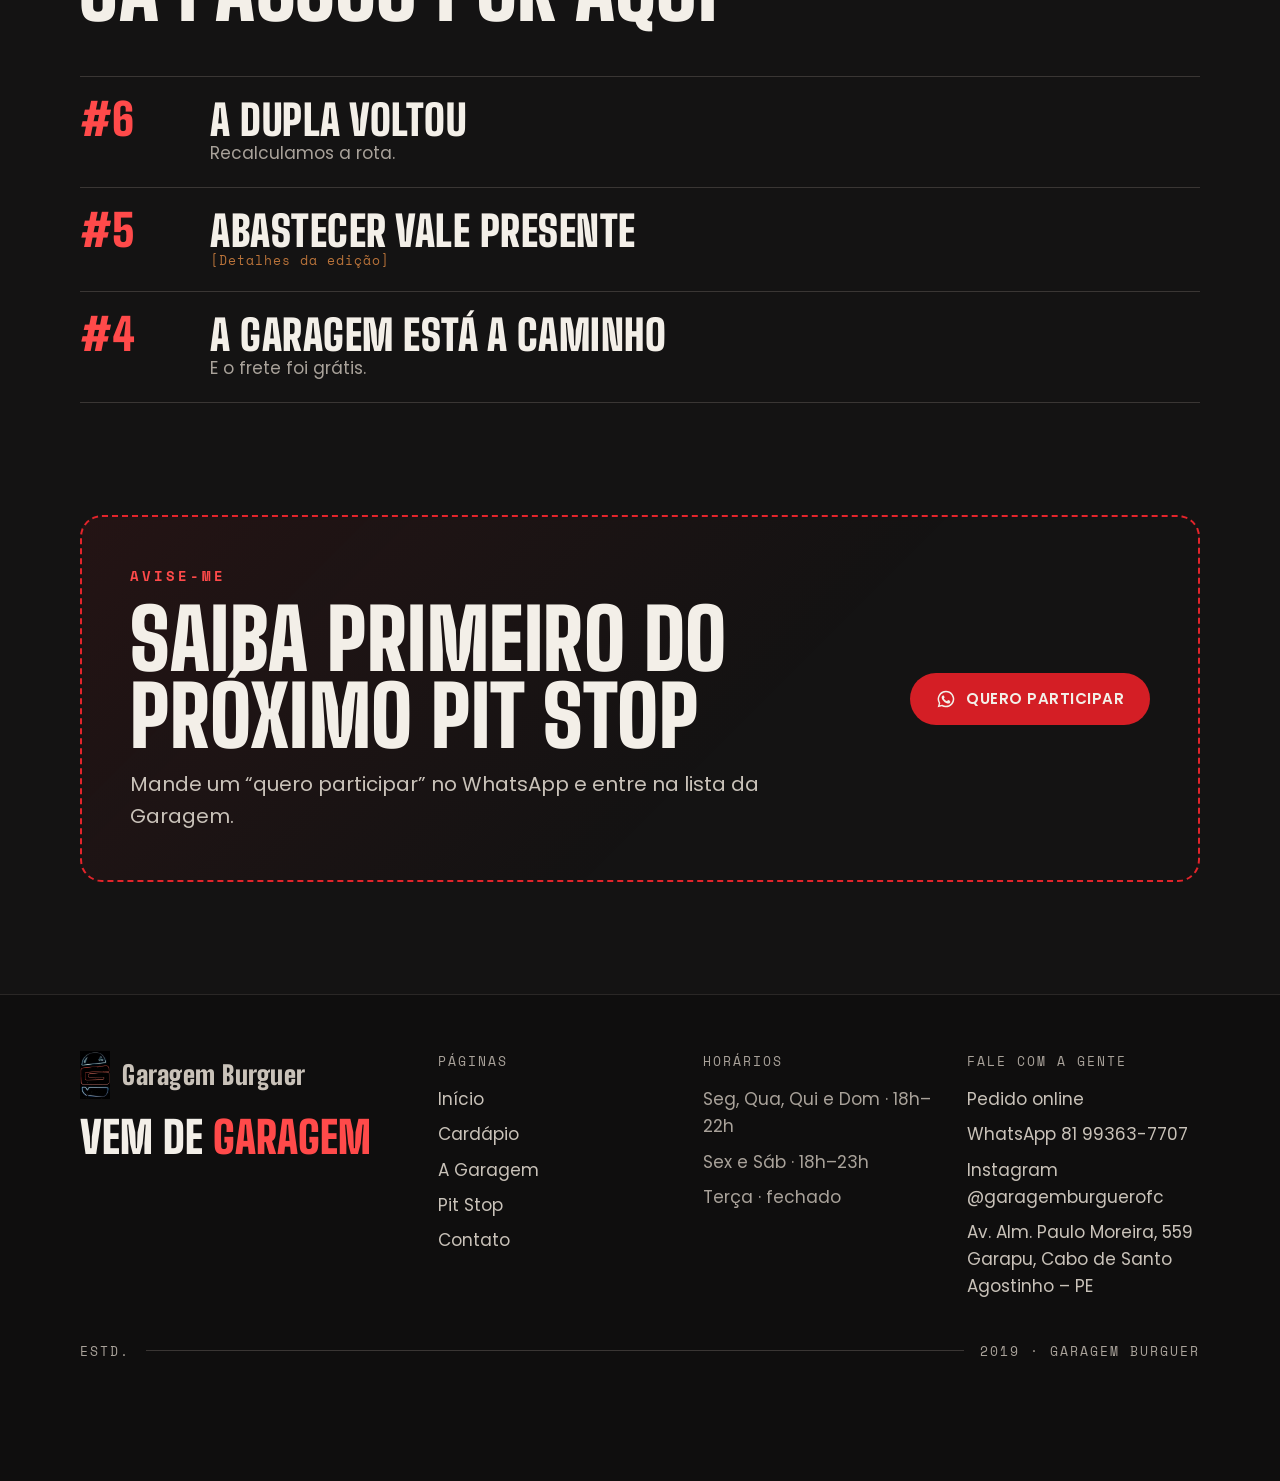
<file: pit-stop.html>
<!doctype html>
<html lang="pt-BR">
<head>
  <meta charset="utf-8">
  <meta name="viewport" content="width=device-width, initial-scale=1">
  <title>Pit Stop · Garagem Burguer</title>
  <meta name="description" content="Pit Stop: o programa de recompensas e campanhas da Garagem Burguer.">
  <meta name="theme-color" content="#0f0e0e">
  <meta name="robots" content="noindex, nofollow">
  <link rel="icon" href="img/neon-g.jpg">
  <link rel="preconnect" href="https://fonts.googleapis.com">
  <link rel="preconnect" href="https://fonts.gstatic.com" crossorigin>
  <link rel="stylesheet" href="https://fonts.googleapis.com/css2?family=Big+Shoulders+Display:wght@700;800;900&family=Poppins:wght@400;600;700&family=Space+Mono:wght@400;700&display=swap">
  <link rel="stylesheet" href="css/style.css">
</head>
<body data-page="pitstop">
  <div id="header"></div>
  <main>
    <section class="page-hero">
      <div class="container">
        <p class="estd"><span>Estd.</span><span>2019 · Programa de recompensas</span></p>
        <h1 class="display h1">Pit <span class="red">Stop</span></h1>
        <p class="lead">Toda parada na Garagem tem recompensa. Aqui ficam a campanha da vez, as regras e as edições anteriores.</p>
      </div>
      <div class="checker" aria-hidden="true" style="margin-top:48px"></div>
    </section>

    <!-- 1 · Campanha da vez -->
    <section class="section">
      <div class="container">
        <div class="pit reveal" style="background:var(--vermelho-fundo);border-color:var(--vermelho-fundo)">
          <div style="display:flex;flex-direction:column;gap:14px">
            <p class="eyebrow" style="color:#fff3f1">Campanha da vez</p>
            <h2 class="display h2">[Nome da campanha]</h2>
            <p class="lead" style="color:#fff3f1">[Regra e prazo da ação. Ex.: válido de __/__ a __/__, nos pedidos pelo site ou WhatsApp.]</p>
          </div>
          <a class="btn btn--dark" data-link="pedido" data-icon="bag" href="#">Participar</a>
        </div>
      </div>
    </section>

    <!-- 2 · Como funciona -->
    <section class="section" style="padding-top:0">
      <div class="container">
        <div class="section-head reveal">
          <p class="eyebrow">Como funciona</p>
          <h2 class="display h2">Três paradas</h2>
          <p class="placeholder">[Regras do programa a confirmar com a Garagem]</p>
        </div>
        <div class="steps reveal">
          <div class="step"><span class="num">01</span><h3 class="display h3">Peça</h3><p>Faça seu pedido pelo site, pelo WhatsApp ou na loja.</p></div>
          <div class="step"><span class="num">02</span><h3 class="display h3">Abasteça</h3><p>Cada pedido conta pontos para a sua próxima recompensa.</p></div>
          <div class="step"><span class="num">03</span><h3 class="display h3">Resgate</h3><p>Completou a parada? Troque pela recompensa da campanha.</p></div>
        </div>
      </div>
    </section>

    <!-- 3 · Paradas anteriores -->
    <section class="section" style="padding-top:0">
      <div class="container">
        <div class="section-head reveal">
          <p class="eyebrow">Paradas anteriores</p>
          <h2 class="display h2">Já passou por aqui</h2>
        </div>
        <ul class="history reveal">
          <li><span class="n">#6</span><div><h3 class="display h3">A dupla voltou</h3><p class="muted">Recalculamos a rota.</p></div></li>
          <li><span class="n">#5</span><div><h3 class="display h3">Abastecer vale presente</h3><p class="placeholder">[Detalhes da edição]</p></div></li>
          <li><span class="n">#4</span><div><h3 class="display h3">A Garagem está a caminho</h3><p class="muted">E o frete foi grátis.</p></div></li>
        </ul>
      </div>
    </section>

    <!-- 4 · Avise-me -->
    <section class="section" style="padding-top:0">
      <div class="container">
        <div class="pit reveal">
          <div style="display:flex;flex-direction:column;gap:14px">
            <p class="eyebrow">Avise-me</p>
            <h2 class="display h2">Saiba primeiro do próximo Pit Stop</h2>
            <p class="lead">Mande um “quero participar” no WhatsApp e entre na lista da Garagem.</p>
          </div>
          <a class="btn btn--red" href="https://wa.me/5581993637707?text=Quero%20saber%20do%20pr%C3%B3ximo%20Pit%20Stop!" target="_blank" rel="noopener" data-icon="whats">Quero participar</a>
        </div>
      </div>
    </section>
  </main>
  <div id="footer"></div>
  <script src="js/data.js"></script>
  <script src="js/main.js"></script>
</body>
</html>
</file>
<file: css/style.css>
/* ============ Garagem Burguer — estilos ============ */
:root {
  --asfalto: #141313;
  --asfalto-2: #0f0e0e;
  --painel: #1e1c1b;
  --painel-2: #262322;
  --linha: #3a3634;
  --vermelho: #e3242b;
  --vermelho-fundo: #d41e25;
  --vermelho-texto: #ff4a4a;
  --branco: #f3efe8;
  --suave: #c9c2b9;
  --mudo: #a9a29a;
  --madeira: #b9733a;
  --verde: #4cc26e;

  --f-display: "Big Shoulders Display", Impact, "Arial Narrow", sans-serif;
  --f-mono: "Space Mono", "Courier New", monospace;
  --f-texto: "Poppins", Arial, sans-serif;

  --max: 1200px;
  --gutter: clamp(16px, 4vw, 40px);
  --raio: 14px;
}

*, *::before, *::after { box-sizing: border-box; }
html { scroll-behavior: smooth; }
body {
  margin: 0;
  background: var(--asfalto);
  color: var(--branco);
  font-family: var(--f-texto);
  font-size: 17px;
  line-height: 1.6;
  -webkit-font-smoothing: antialiased;
}
/* textura de asfalto */
body::before {
  content: "";
  position: fixed; inset: 0;
  pointer-events: none; z-index: 100;
  opacity: .07;
  background-image: url("data:image/svg+xml;utf8,<svg xmlns='http://www.w3.org/2000/svg' width='160' height='160'><filter id='n'><feTurbulence type='fractalNoise' baseFrequency='.9' numOctaves='2' stitchTiles='stitch'/></filter><rect width='100%' height='100%' filter='url(%23n)'/></svg>");
}
img { max-width: 100%; display: block; }
a { color: inherit; }
h1, h2, h3, h4, p { margin: 0; }

.container { width: 100%; max-width: var(--max); margin: 0 auto; padding: 0 var(--gutter); }
.section { padding: clamp(56px, 9vw, 112px) 0; }
.section--tight { padding: clamp(40px, 6vw, 72px) 0; }

/* ---------- tipografia ---------- */
.display {
  font-family: var(--f-display);
  font-weight: 900;
  text-transform: uppercase;
  line-height: .92;
  letter-spacing: .5px;
}
.h1 { font-size: clamp(64px, 11vw, 148px); }
.h2 { font-size: clamp(44px, 6.5vw, 84px); }
.h3 { font-size: clamp(30px, 3.4vw, 42px); }
.eyebrow {
  font-family: var(--f-mono);
  font-size: 14px;
  font-weight: 700;
  letter-spacing: 3px;
  text-transform: uppercase;
  color: var(--vermelho-texto);
}
.mono { font-family: var(--f-mono); }
.red { color: var(--vermelho-texto); }
.lead { font-size: clamp(17px, 1.6vw, 20px); color: var(--suave); max-width: 56ch; }
.muted { color: var(--mudo); }

.estd {
  display: flex; align-items: center; gap: 16px;
  font-family: var(--f-mono); font-size: 13px; letter-spacing: 2px;
  color: var(--mudo); text-transform: uppercase;
}
.estd::after { content: ""; flex: 1; height: 1px; background: var(--linha); order: 1; }
.estd span:last-child { order: 2; }

.section-head { display: flex; flex-direction: column; gap: 12px; margin-bottom: clamp(28px, 4vw, 48px); }
.section-head--row { flex-direction: row; justify-content: space-between; align-items: end; flex-wrap: wrap; gap: 16px; }

/* ---------- botões ---------- */
.btn {
  display: inline-flex; align-items: center; justify-content: center; gap: 10px;
  min-height: 48px; padding: 12px 24px;
  border-radius: 999px; border: 2px solid transparent;
  font-family: var(--f-texto); font-weight: 600; font-size: 15px;
  letter-spacing: .5px; text-transform: uppercase; text-decoration: none;
  cursor: pointer; transition: transform .15s ease, background .15s ease, border-color .15s ease;
  white-space: nowrap;
}
.btn:hover { transform: translateY(-2px); }
.btn:focus-visible { outline: 3px solid var(--branco); outline-offset: 3px; }
.btn--red { background: var(--vermelho-fundo); color: var(--branco); }
.btn--red:hover { background: var(--vermelho); }
.btn--ghost { border-color: var(--branco); color: var(--branco); }
.btn--ghost:hover { background: rgba(243,239,232,.08); }
.btn--dark { background: var(--asfalto); color: var(--branco); }
.btn--sm { min-height: 40px; padding: 8px 18px; font-size: 13px; }
.btn svg { width: 20px; height: 20px; flex: none; }
.btns { display: flex; flex-wrap: wrap; gap: 12px; }

/* ---------- status aberto/fechado ---------- */
.status {
  display: inline-flex; align-items: center; gap: 10px;
  font-family: var(--f-mono); font-size: 13px; letter-spacing: 1.5px; text-transform: uppercase;
  color: var(--branco);
}
.status::before {
  content: ""; width: 10px; height: 10px; border-radius: 50%;
  background: var(--mudo);
}
.status.is-open::before { background: var(--verde); box-shadow: 0 0 0 4px rgba(76,194,110,.18); }
.status.is-closed::before { background: var(--vermelho); }

/* ---------- cabeçalho ---------- */
#header, #footer { display: contents; }
.topbar {
  position: sticky; top: 0; z-index: 50;
  background: rgba(15,14,14,.92);
  backdrop-filter: blur(10px);
  border-bottom: 1px solid #2a2726;
}
.topbar__inner { display: flex; align-items: center; gap: 24px; min-height: 72px; }
.brand { display: flex; align-items: center; gap: 12px; text-decoration: none; }
.brand img { width: 30px; height: 48px; object-fit: cover; }
.brand span { font-family: var(--f-display); font-weight: 900; font-size: 26px; letter-spacing: .5px; line-height: 1; }
.nav { display: flex; align-items: center; gap: 28px; margin-left: auto; }
.nav a {
  text-decoration: none; font-size: 15px; color: var(--suave);
  padding: 6px 0; border-bottom: 2px solid transparent;
}
.nav a:hover { color: var(--branco); }
.nav a[aria-current="page"] { color: var(--branco); border-bottom-color: var(--vermelho); }
.topbar .btn { margin-left: 8px; }
.menu-toggle {
  display: none; margin-left: auto;
  width: 48px; height: 48px; border-radius: 12px;
  background: var(--painel); border: 1px solid var(--linha); color: var(--branco);
  align-items: center; justify-content: center; cursor: pointer;
}
.menu-toggle svg { width: 24px; height: 24px; }

/* ---------- hero ---------- */
.hero { position: relative; overflow: hidden; background: var(--asfalto-2); }
.hero::after {
  content: ""; position: absolute; right: -10%; top: -20%; width: 70%; height: 140%;
  background: radial-gradient(closest-side, rgba(227,36,43,.28), transparent);
  pointer-events: none;
}
.hero__grid {
  position: relative; z-index: 1;
  display: grid; grid-template-columns: 1.1fr .9fr; gap: clamp(24px, 4vw, 64px);
  align-items: center; padding-top: clamp(40px, 7vw, 96px); padding-bottom: clamp(40px, 7vw, 96px);
}
.hero__text { display: flex; flex-direction: column; gap: 24px; }
.hero__img { position: relative; }
.hero__img img {
  width: 100%; aspect-ratio: 4 / 5; object-fit: cover;
  border-radius: 24px; box-shadow: 0 30px 80px rgba(0,0,0,.6);
}
.hero__tag {
  position: absolute; left: -18px; bottom: 32px;
  background: var(--vermelho-fundo); color: var(--branco);
  font-family: var(--f-display); font-weight: 900; font-size: 28px; text-transform: uppercase;
  padding: 10px 18px; border-radius: 10px; transform: rotate(-4deg);
  box-shadow: 0 10px 30px rgba(0,0,0,.4);
}

/* faixa quadriculada (bandeira de chegada) */
.checker {
  height: 18px;
  background:
    conic-gradient(var(--branco) 25%, var(--asfalto) 0 50%, var(--branco) 0 75%, var(--asfalto) 0) 0 0 / 18px 18px;
  opacity: .9;
}

/* ---------- cards de burger ---------- */
.rail {
  display: grid; grid-auto-flow: column; grid-auto-columns: minmax(250px, 1fr);
  gap: 20px; overflow-x: auto; scroll-snap-type: x mandatory;
  padding-bottom: 12px; scrollbar-width: thin; scrollbar-color: var(--linha) transparent;
}
.rail > * { scroll-snap-align: start; }
.grid-cards { display: grid; grid-template-columns: repeat(auto-fill, minmax(250px, 1fr)); gap: 20px; }

.card {
  display: flex; flex-direction: column;
  background: var(--painel); border: 1px solid #2c2928; border-radius: 18px; overflow: hidden;
  transition: transform .2s ease, border-color .2s ease;
}
.card:hover { transform: translateY(-4px); border-color: #4a4542; }
.card__img { position: relative; aspect-ratio: 1 / 1; overflow: hidden; background: var(--asfalto-2); }
.card__img img { width: 100%; height: 100%; object-fit: cover; transition: transform .4s ease; }
.card:hover .card__img img { transform: scale(1.05); }
.card__img--vazio {
  display: grid; place-items: center;
  background: radial-gradient(circle at 50% 45%, rgba(227,36,43,.22), transparent 65%), var(--asfalto-2);
}
.card__img--vazio img { width: 34%; height: auto; object-fit: contain; }
.card__img--vazio span {
  position: absolute; bottom: 14px; left: 0; right: 0; text-align: center;
  font-family: var(--f-mono); font-size: 12px; letter-spacing: 2px; color: var(--mudo);
}
.card__badge {
  position: absolute; top: 12px; left: 12px;
  background: var(--vermelho-fundo); color: var(--branco);
  font-family: var(--f-mono); font-size: 11px; font-weight: 700; letter-spacing: 1.5px;
  padding: 4px 10px; border-radius: 999px;
}
.card__body { display: flex; flex-direction: column; gap: 8px; padding: 18px 18px 20px; flex: 1; }
.card__name { font-family: var(--f-display); font-weight: 900; font-size: 34px; line-height: 1; text-transform: uppercase; }
.card__name a { text-decoration: none; }
.card__desc { font-size: 14px; color: var(--mudo); line-height: 1.5; flex: 1; }
.card__foot { display: flex; align-items: center; justify-content: space-between; gap: 12px; margin-top: 8px; }
.price { font-family: var(--f-display); font-weight: 800; font-size: 30px; line-height: 1; }
.price small { font-size: .6em; margin-right: 2px; }

/* ---------- categorias ---------- */
.chips { display: flex; flex-wrap: wrap; gap: 12px; }
.chip {
  display: inline-flex; align-items: center; gap: 10px;
  padding: 12px 20px; border-radius: 999px;
  border: 1px solid #4a4542; background: var(--painel);
  font-family: var(--f-mono); font-size: 14px; letter-spacing: 1.5px; text-transform: uppercase;
  text-decoration: none; color: var(--branco);
  transition: background .15s ease, border-color .15s ease;
}
.chip:hover, .chip.is-active { background: var(--vermelho-fundo); border-color: var(--vermelho-fundo); }

.cat-grid { display: grid; grid-template-columns: 1.3fr 1fr; gap: 24px; align-items: stretch; }
.cat-grid__img { border-radius: 20px; overflow: hidden; min-height: 280px; }
.cat-grid__img img { width: 100%; height: 100%; object-fit: cover; }
.cat-grid__text { display: flex; flex-direction: column; justify-content: center; gap: 20px; }

/* ---------- faixas ---------- */
.band-red { background: var(--vermelho-fundo); position: relative; overflow: hidden; }
.band-red__grid { display: grid; grid-template-columns: 1.2fr .8fr; gap: 32px; align-items: center; }
.band-red .lead { color: #fff3f1; }
.band-red__img { width: min(340px, 100%); aspect-ratio: 1; object-fit: cover; border-radius: 20px; transform: rotate(3deg); box-shadow: 0 20px 50px rgba(0,0,0,.35); }

.pit {
  border: 2px dashed var(--vermelho); border-radius: 22px;
  padding: clamp(24px, 4vw, 48px);
  display: grid; grid-template-columns: 1fr auto; gap: 24px; align-items: center;
  background: linear-gradient(135deg, rgba(227,36,43,.08), transparent 60%);
}

/* ---------- instagram ---------- */
.insta-grid { display: grid; grid-template-columns: repeat(4, 1fr); gap: 12px; }
.insta-grid a { position: relative; display: block; aspect-ratio: 1; overflow: hidden; border-radius: 14px; }
.insta-grid img { width: 100%; height: 100%; object-fit: cover; transition: transform .4s ease, filter .3s ease; }
.insta-grid a:hover img { transform: scale(1.06); filter: brightness(.7); }

/* ---------- onde estamos / contato ---------- */
.where { display: grid; grid-template-columns: 1.2fr 1fr; gap: 32px; align-items: stretch; }
.map {
  border-radius: 20px; overflow: hidden; border: 1px solid var(--linha);
  min-height: 340px; background: var(--painel);
}
.map iframe { width: 100%; height: 100%; min-height: 340px; border: 0; filter: grayscale(.4) contrast(1.05); }
.info-list { display: flex; flex-direction: column; gap: 20px; }
.info-item { display: flex; gap: 16px; align-items: flex-start; }
.info-item__icon {
  flex: none; width: 44px; height: 44px; border-radius: 12px;
  background: var(--painel-2); display: grid; place-items: center; color: var(--vermelho-texto);
}
.info-item__icon svg { width: 22px; height: 22px; }
.info-item h3 { font-size: 16px; font-weight: 600; }
.info-item p { color: var(--suave); font-size: 15px; }

.hours { width: 100%; border-collapse: collapse; font-family: var(--f-mono); font-size: 15px; }
.hours td { padding: 12px 14px; border-bottom: 1px solid #2c2928; }
.hours td:last-child { text-align: right; }
.hours tr.is-today td { background: rgba(227,36,43,.14); color: var(--branco); font-weight: 700; }
.hours tr.is-today td:first-child::after { content: " · hoje"; color: var(--vermelho-texto); font-weight: 400; }
.hours .off { color: var(--mudo); }

/* ---------- rodapé ---------- */
.footer { background: var(--asfalto-2); border-top: 1px solid #2a2726; padding: 56px 0 120px; }
.footer__grid { display: grid; grid-template-columns: 1.4fr 1fr 1fr 1fr; gap: 32px; }
.footer h4 { font-family: var(--f-mono); font-size: 13px; letter-spacing: 2px; text-transform: uppercase; color: var(--mudo); margin-bottom: 14px; font-weight: 400; }
.footer ul { list-style: none; margin: 0; padding: 0; display: flex; flex-direction: column; gap: 8px; }
.footer a { text-decoration: none; color: var(--suave); }
.footer a:hover { color: var(--branco); }
.footer__bottom { margin-top: 40px; }
.footer__slogan { font-family: var(--f-display); font-weight: 900; font-size: 44px; line-height: 1; text-transform: uppercase; margin-top: 16px; }

/* ---------- botões fixos ---------- */
.fab-whats {
  position: fixed; right: 20px; bottom: 20px; z-index: 60;
  width: 60px; height: 60px; border-radius: 50%;
  background: #25d366; color: #0f0e0e;
  display: grid; place-items: center; box-shadow: 0 10px 30px rgba(0,0,0,.45);
  transition: transform .15s ease;
}
.fab-whats:hover { transform: scale(1.08); }
.fab-whats svg { width: 30px; height: 30px; }
.mobile-cta { display: none; }

/* ---------- cardápio ---------- */
.page-hero { padding: clamp(48px, 7vw, 88px) 0 clamp(28px, 4vw, 40px); background: var(--asfalto-2); position: relative; overflow: hidden; }
.page-hero::after {
  content: ""; position: absolute; right: -15%; top: -60%; width: 60%; height: 200%;
  background: radial-gradient(closest-side, rgba(227,36,43,.2), transparent); pointer-events: none;
}
.page-hero .container { position: relative; z-index: 1; display: flex; flex-direction: column; gap: 16px; }
.tabs {
  position: sticky; top: 72px; z-index: 40;
  background: rgba(20,19,19,.95); backdrop-filter: blur(8px);
  border-bottom: 1px solid #2a2726;
}
.tabs .chips { flex-wrap: nowrap; overflow-x: auto; padding: 14px 0; scrollbar-width: none; }
.tabs .chips::-webkit-scrollbar { display: none; }
.tabs .chip { flex: none; padding: 8px 16px; font-size: 13px; }
.menu-section { scroll-margin-top: 150px; padding: 48px 0 8px; }
.menu-section > h2 { margin-bottom: 24px; }
.combo-list { display: grid; grid-template-columns: repeat(auto-fit, minmax(280px, 1fr)); gap: 20px; }
.combo {
  display: flex; flex-direction: column; gap: 12px;
  background: var(--vermelho-fundo); border-radius: 18px; padding: 28px;
}
.combo p { color: #fff3f1; }
.combo .price { font-size: 40px; }
.soon {
  display: flex; align-items: center; justify-content: space-between; gap: 16px; flex-wrap: wrap;
  border: 1px dashed #4a4542; border-radius: 16px; padding: 22px 24px; color: var(--suave);
}

/* ---------- ficha do burger ---------- */
.ficha { display: grid; grid-template-columns: minmax(280px, 420px) 1fr; gap: clamp(32px, 5vw, 72px); align-items: start; padding-top: clamp(40px, 6vw, 80px); padding-bottom: clamp(40px, 6vw, 80px); }
.ficha__art { position: sticky; top: 96px; }
.ficha__art img { width: 100%; border-radius: 22px; box-shadow: 0 30px 80px rgba(0,0,0,.55); }
.ficha__art .card__img--vazio img { width: 40%; border-radius: 0; box-shadow: none; }
.ficha__info { display: flex; flex-direction: column; gap: 24px; }
.ficha__frase { font-family: var(--f-mono); font-size: 16px; letter-spacing: 1px; text-transform: uppercase; color: var(--suave); max-width: 40ch; }
.spec { list-style: none; margin: 0; padding: 0; border-top: 1px solid var(--linha); }
.spec li {
  display: flex; align-items: center; gap: 16px;
  padding: 14px 0; border-bottom: 1px solid var(--linha);
  font-family: var(--f-mono); font-size: 15px;
}
.spec li::before {
  content: ""; flex: none; width: 10px; height: 10px; border-radius: 50%;
  background: var(--branco); box-shadow: 0 0 0 4px rgba(243,239,232,.12);
}
.back { font-family: var(--f-mono); font-size: 13px; letter-spacing: 2px; text-transform: uppercase; color: var(--mudo); text-decoration: none; }
.back:hover { color: var(--branco); }

/* ---------- a garagem ---------- */
.split { display: grid; grid-template-columns: 1fr 1fr; gap: clamp(32px, 5vw, 72px); align-items: center; }
.neon-frame { border-radius: 24px; overflow: hidden; background: #000; box-shadow: 0 0 80px rgba(227,36,43,.25); }
.neon-frame img { width: 100%; aspect-ratio: 4 / 5; object-fit: cover; }
.feature-grid { display: grid; grid-template-columns: repeat(3, 1fr); gap: 20px; }
.feature { background: var(--painel); border-radius: 18px; padding: 28px; display: flex; flex-direction: column; gap: 12px; border-top: 4px solid var(--vermelho); }
.feature p { color: var(--suave); font-size: 15px; }
.garage-list { display: flex; flex-wrap: wrap; gap: 10px 22px; font-family: var(--f-display); font-weight: 900; font-size: clamp(30px, 4vw, 52px); text-transform: uppercase; line-height: 1; }
.garage-list a { text-decoration: none; color: var(--branco); opacity: .9; }
.garage-list a:nth-child(3n+2) { color: var(--vermelho-texto); }
.band-red .garage-list a:nth-child(3n+2) { color: var(--asfalto); }
.garage-list a:hover { opacity: 1; text-decoration: underline; text-decoration-thickness: 3px; }
.gallery { display: grid; grid-template-columns: 2fr 1fr 1fr; grid-auto-rows: 220px; gap: 12px; }
.gallery img { width: 100%; height: 100%; object-fit: cover; border-radius: 14px; }
.gallery img:first-child { grid-row: span 2; }

/* ---------- pit stop ---------- */
.steps { display: grid; grid-template-columns: repeat(3, 1fr); gap: 20px; counter-reset: s; }
.step { background: var(--painel); border-radius: 18px; padding: 28px; display: flex; flex-direction: column; gap: 10px; }
.step .num { font-family: var(--f-mono); color: var(--vermelho-texto); font-size: 14px; letter-spacing: 2px; }
.step p { color: var(--suave); font-size: 15px; }
.history { display: flex; flex-direction: column; }
.history li {
  display: grid; grid-template-columns: 110px 1fr; gap: 20px; align-items: baseline;
  padding: 20px 0; border-bottom: 1px solid var(--linha);
}
.history { list-style: none; margin: 0; padding: 0; border-top: 1px solid var(--linha); }
.history .n { font-family: var(--f-display); font-weight: 900; font-size: 44px; line-height: 1; color: var(--vermelho-texto); }
.placeholder { font-family: var(--f-mono); font-size: 13px; color: var(--madeira); letter-spacing: 1px; }

/* ---------- utilidades ---------- */
.visually-hidden { position: absolute !important; width: 1px; height: 1px; overflow: hidden; clip: rect(0 0 0 0); white-space: nowrap; }
.reveal { opacity: 0; transform: translateY(24px); transition: opacity .7s ease, transform .7s ease; }
.reveal.is-in { opacity: 1; transform: none; }
@media (prefers-reduced-motion: reduce) {
  .reveal { opacity: 1; transform: none; transition: none; }
  html { scroll-behavior: auto; }
}

/* ============ responsivo ============ */
@media (max-width: 960px) {
  .nav {
    position: fixed; inset: 72px 0 auto 0;
    flex-direction: column; align-items: stretch; gap: 0;
    background: var(--asfalto-2); border-bottom: 1px solid #2a2726;
    padding: 8px var(--gutter) 20px;
    transform: translateY(-120%); transition: transform .25s ease;
    z-index: -1;
  }
  .nav.is-open { transform: none; }
  .nav a { padding: 14px 0; border-bottom: 1px solid #2a2726; font-size: 17px; }
  .nav a[aria-current="page"] { border-bottom-color: #2a2726; color: var(--vermelho-texto); }
  .menu-toggle { display: inline-flex; }
  .topbar .btn--red { display: none; }
  .hero__grid, .cat-grid, .where, .split, .ficha { grid-template-columns: 1fr; }
  .hero__img { max-width: 460px; }
  .ficha__art { position: static; max-width: 420px; }
  .footer__grid { grid-template-columns: 1fr 1fr; }
  .feature-grid, .steps { grid-template-columns: 1fr; }
}
@media (max-width: 720px) {
  body { font-size: 16px; }
  .band-red__grid, .pit { grid-template-columns: 1fr; }
  .band-red__img { width: 100%; max-width: 340px; }
  .insta-grid { grid-template-columns: repeat(2, 1fr); }
  .gallery { grid-template-columns: 1fr 1fr; grid-auto-rows: 160px; }
  .footer__grid { grid-template-columns: 1fr; }
  .hero__tag { left: 12px; }
  .history li { grid-template-columns: 70px 1fr; }
  .mobile-cta {
    display: flex; gap: 10px;
    position: fixed; left: 0; right: 0; bottom: 0; z-index: 60;
    padding: 12px 16px calc(12px + env(safe-area-inset-bottom));
    background: rgba(15,14,14,.96); border-top: 1px solid #2a2726;
  }
  .mobile-cta .btn { flex: 1 1 0; min-width: 0; padding: 10px 12px; font-size: 14px; }
  .ficha__art { max-width: 300px; margin: 0 auto; }
  .hero__img { max-width: 340px; margin: 0 auto; }
  .fab-whats { display: none; }
}
</file>
